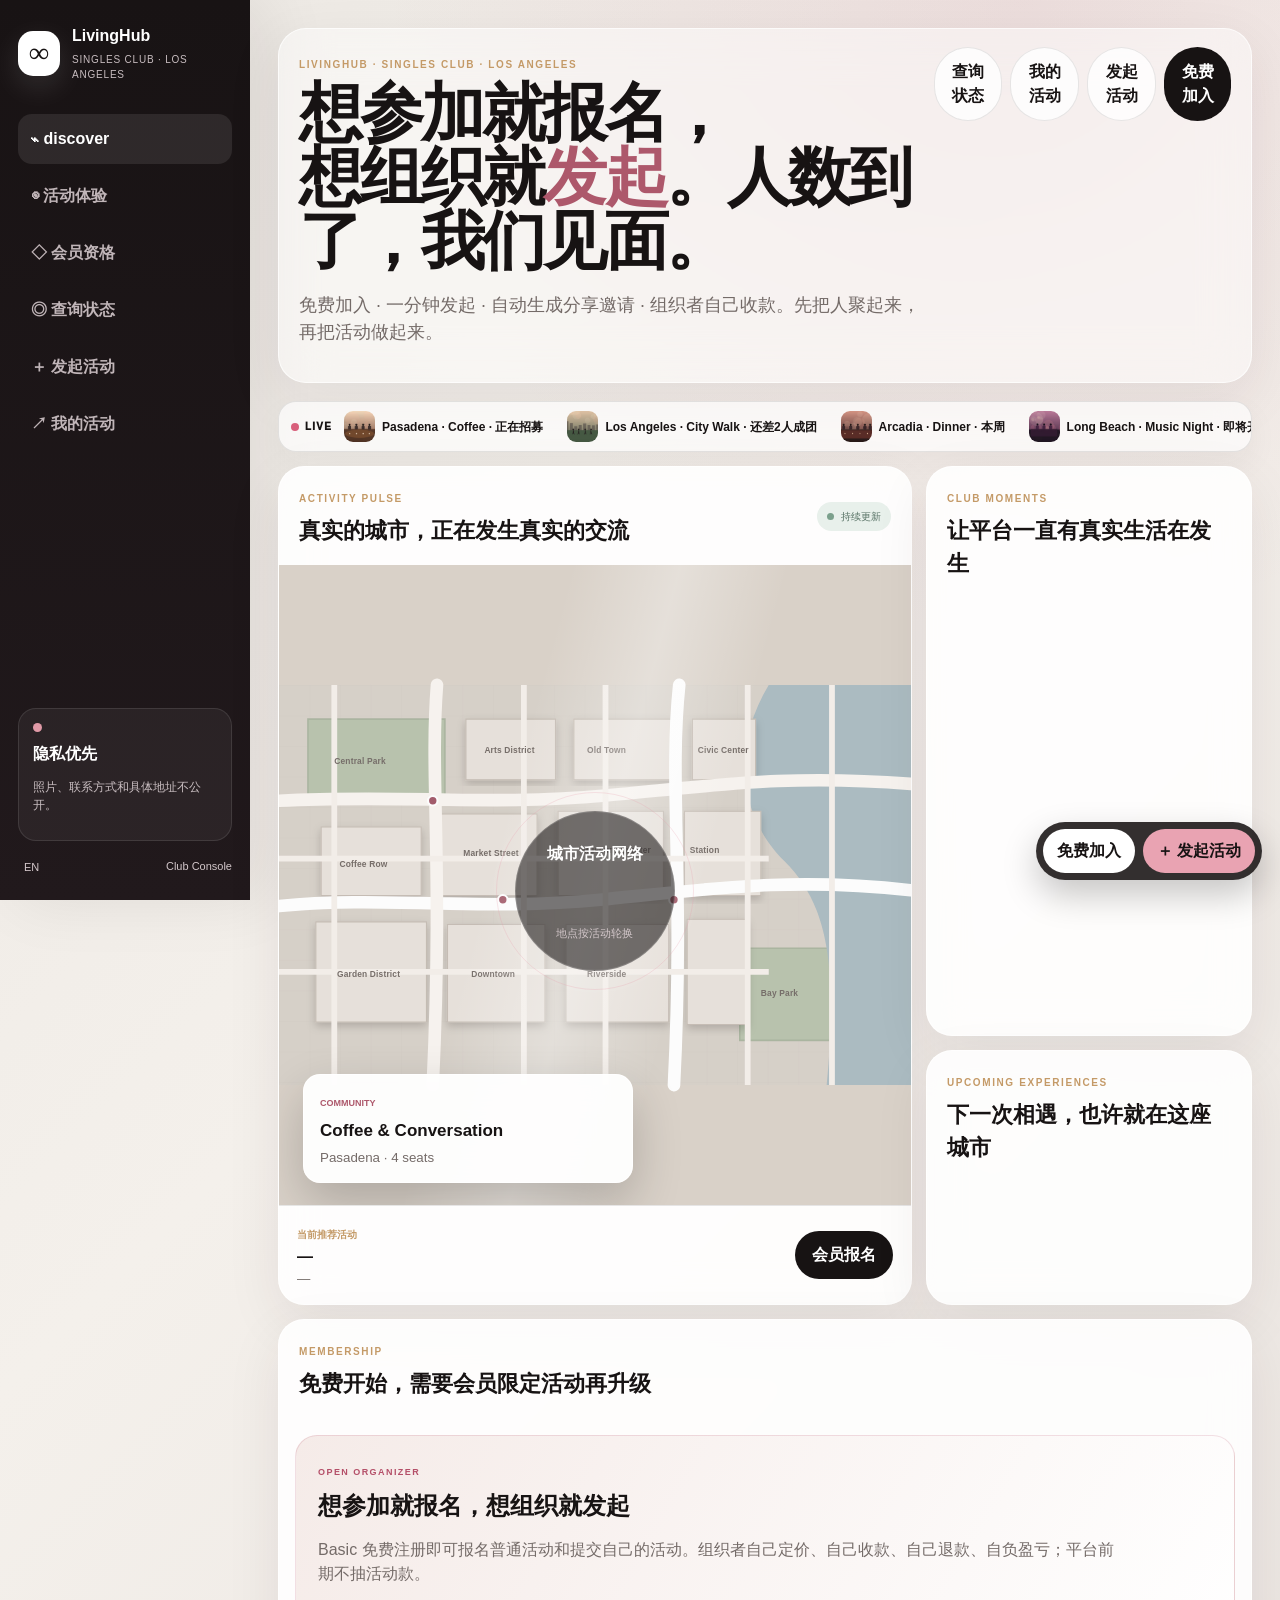
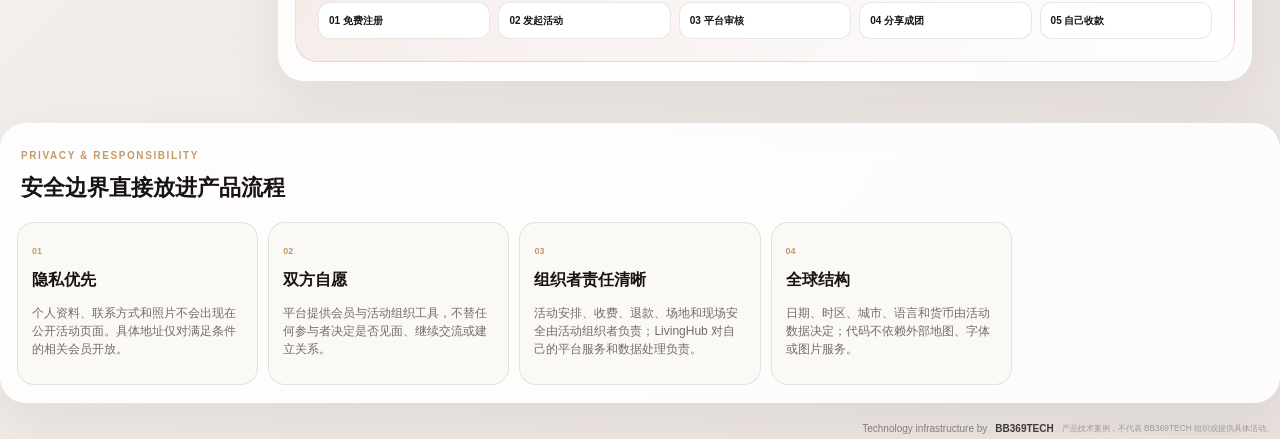
<file: index.html>
<!doctype html>
<html lang="zh-CN">
<head>
  <meta charset="utf-8">
  <meta name="viewport" content="width=device-width,initial-scale=1,viewport-fit=cover">
  <meta name="theme-color" content="#171313">
  <meta name="description" content="LivingHub Singles Club is a members-only platform for real-world social and lifestyle experiences in Los Angeles.">
  <meta property="og:title" content="LivingHub · Singles Club Los Angeles">
  <meta property="og:description" content="Annual membership, real-world activities, private venue release, and moderated partner publishing.">
  <meta property="og:url" content="https://livinghub.app/">
  <meta property="og:type" content="website">
  <link rel="canonical" href="https://livinghub.app/">
  <link rel="manifest" href="./manifest.webmanifest">
  <link rel="icon" href="./icon.svg">
  <link rel="stylesheet" href="./styles.css">
  <title>LivingHub · Singles Club Los Angeles</title>
</head>
<body>
<div class="app-shell">
  <aside class="sidebar">
    <div class="brand">
      <span class="brand-mark">∞</span>
      <div><strong id="brandName">LivingHub</strong><small data-i18n="brandLine">Singles Club · Los Angeles</small></div>
    </div>

    <nav class="side-nav">
      <button class="active" data-scroll="dashboard">⌁ <span data-i18n="discover">发现</span></button>
      <button data-scroll="experiences">◉ <span data-i18n="experiences">活动体验</span></button>
      <button data-scroll="membership">◇ <span data-i18n="membership">会员资格</span></button>
      <button id="openStatusSide">◎ <span data-i18n="status">查询状态</span></button><button id="openSubmitSide">＋ <span data-i18n="submitExperience">发起活动</span></button><button id="openOrganizerSide">↗ <span data-i18n="myEvents">我的活动</span></button>
    </nav>

    <div class="sidebar-boundary">
      <i></i>
      <strong data-i18n="privacyTitle">隐私优先</strong>
      <p data-i18n="privacyShort">照片、联系方式和具体地址不公开。</p>
    </div>

    <div class="sidebar-actions">
      <button id="langBtn">EN</button>
      <a id="adminLink" target="_blank" rel="noopener" data-i18n="operatorConsole">Club Console</a>
    </div>
  </aside>

  <main class="workspace">
    <header class="workspace-header">
      <div>
        <p class="eyebrow">LIVINGHUB · SINGLES CLUB · LOS ANGELES</p>
        <h1 data-i18n-html="headline">想参加就报名，<br>想组织就<span>发起</span>。人数到了，我们见面。</h1>
        <p class="headline-copy" data-i18n="headlineSub">免费加入 · 一分钟发起 · 自动生成分享邀请 · 组织者自己收款。先把人聚起来，再把活动做起来。</p>
      </div>
      <div class="header-actions">
        <button class="soft-btn" id="openStatusTop" data-i18n="status">查询状态</button>
        <button class="soft-btn" id="openOrganizerTop" data-i18n="myEvents">我的活动</button><button class="soft-btn" id="openSubmitTop" data-i18n="submitExperience">发起活动</button><button class="primary-btn" id="openJoinTop" data-i18n="join">免费加入</button>
      </div>
    </header>

    <section class="social-pulse" aria-label="LivingHub activity pulse">
      <div class="pulse-badge"><i></i><span>LIVE</span></div>
      <div class="pulse-track" id="pulseTrack">
        <span><img src="./assets/coffee-gathering.jpg" alt=""> Pasadena · Coffee · 正在招募</span>
        <span><img src="./assets/city-walk.jpg" alt=""> Los Angeles · City Walk · 还差2人成团</span>
        <span><img src="./assets/dinner-gathering.jpg" alt=""> Arcadia · Dinner · 本周</span>
        <span><img src="./assets/music-night.jpg" alt=""> Long Beach · Music Night · 即将开始</span>
        <span><img src="./assets/hero-gathering.jpg" alt=""> 你也可以发起下一场活动 →</span>
      </div>
    </section>

    <section class="app-grid" id="dashboard">
      <article class="map-panel panel">
        <div class="panel-head">
          <div><span class="section-label">ACTIVITY PULSE</span><h2 data-i18n="worldTitle">真实的城市，正在发生真实的交流</h2></div>
          <em><i></i><span data-i18n="live">持续更新</span></em>
        </div>

        <div class="map-stage" id="worldMap">
          <div class="city-map-base">
            <svg viewBox="0 0 1200 760" class="city-map-svg" role="img" aria-label="Activity city map">
              <defs>
                <pattern id="minorGrid" width="58" height="58" patternUnits="userSpaceOnUse">
                  <path d="M58 0H0V58" fill="none" stroke="#b8aea6" stroke-width="1" opacity=".2"/>
                </pattern>
                <filter id="softShadow"><feDropShadow dx="0" dy="7" stdDeviation="8" flood-opacity=".18"/></filter>
              </defs>
              <rect width="1200" height="760" fill="#d9d1c8"/>
              <rect width="1200" height="760" fill="url(#minorGrid)"/>
              <path class="park" d="M55 65h260v160H55z"/>
              <path class="park" d="M875 500h250v175H875z"/>
              <path class="water" d="M930 0c-75 125-53 252 30 335 77 77 103 185 80 425h160V0Z"/>
              <g class="blocks">
                <path d="M355 65h170v115H355zM560 65h190v115H560zM785 65h120v115H785z"/>
                <path d="M80 270h190v130H80zM305 245h185v155H305zM530 240h200v160H530zM770 240h145v160H770z"/>
                <path d="M70 450h210v190H70zM320 455h185v185H320zM545 455h195v185H545zM775 445h115v200H775z"/>
              </g>
              <g class="road-major">
                <path d="M0 220C235 208 400 230 620 210S965 170 1200 188"/>
                <path d="M0 420C195 400 390 430 610 408S980 365 1200 390"/>
                <path d="M300 0C286 180 312 330 292 760"/>
                <path d="M760 0C740 190 770 365 750 760"/>
              </g>
              <g class="road-minor">
                <path d="M0 330H930M0 545H930M465 0V760M620 0V760M890 0V760"/>
                <path d="M105 0V760M1050 0V760"/>
              </g>
              <g class="map-labels">
                <text x="105" y="150">Central Park</text>
                <text x="390" y="130">Arts District</text>
                <text x="585" y="130">Old Town</text>
                <text x="795" y="130">Civic Center</text>
                <text x="115" y="345">Coffee Row</text>
                <text x="350" y="325">Market Street</text>
                <text x="575" y="320">Museum Quarter</text>
                <text x="780" y="320">Station</text>
                <text x="110" y="555">Garden District</text>
                <text x="365" y="555">Downtown</text>
                <text x="585" y="555">Riverside</text>
                <text x="915" y="590">Bay Park</text>
              </g>
              <g class="transit">
                <circle cx="425" cy="408" r="9"/><circle cx="750" cy="408" r="9"/><circle cx="292" cy="220" r="9"/>
              </g>
            </svg>
          </div>
          <div class="map-light-sweep"></div>
          <div id="mapPins"></div>

          <div class="map-center">
            <span class="pulse-ring"></span>
            <strong data-i18n="mapCenterTitle">城市活动网络</strong>
            <small data-i18n="mapCenterSub">地点按活动轮换</small>
          </div>

          <div class="map-card" id="mapCard">
            <span id="mapTier">Community</span>
            <strong id="mapTitle">Coffee & Conversation</strong>
            <small id="mapMeta">Pasadena · 4 seats</small>
          </div>
        </div>

        <div class="featured-bar">
          <div>
            <span data-i18n="featured">当前推荐活动</span>
            <strong id="featuredTitle">—</strong>
            <small id="featuredMeta">—</small>
          </div>
          <button class="primary-btn" id="featuredBook" data-i18n="book">会员报名</button>
        </div>
      </article>

      <article class="moments-panel panel">
        <div class="panel-head">
          <div><span class="section-label">CLUB MOMENTS</span><h2 data-i18n="momentsTitle">真实生活正在发生</h2></div>
        </div>
        <div class="moments-scroll" id="momentsRail"></div>
      </article>

      <article class="experience-panel panel" id="experiences">
        <div class="panel-head">
          <div><span class="section-label">UPCOMING EXPERIENCES</span><h2 data-i18n="upcoming">下一次相遇，也许就在这座城市</h2></div>
        </div>
        <div class="experience-list" id="experienceGrid"></div>
      </article>

      <article class="membership-panel panel" id="membership">
        <div class="panel-head">
          <div><span class="section-label">MEMBERSHIP</span><h2 data-i18n="membershipTitle">不是购买结果，而是获得进入俱乐部的资格</h2></div>
        </div>
        <div class="membership-list" id="membershipGrid"></div><div class="partner-path"><span>OPEN ORGANIZER</span><strong data-i18n="partnerPathTitle">想参加就报名，想组织就发起</strong><p data-i18n="partnerPathText">Basic 免费注册即可报名普通活动和提交自己的活动。组织者自己定价、自己收款、自己退款、自负盈亏；平台前期不抽活动款。</p><div class="path-steps"><b>01 免费注册</b><b>02 发起活动</b><b>03 平台审核</b><b>04 分享成团</b><b>05 自己收款</b></div></div></div>
      </article>

      <article class="boundaries-panel panel">
        <div class="panel-head">
          <div><span class="section-label">PRIVACY & RESPONSIBILITY</span><h2 data-i18n="boundariesTitle">安全边界直接放进产品流程</h2></div>
        </div>
        <div class="boundary-grid">
          <div><b>01</b><strong data-i18n="privacyTitle">隐私优先</strong><p data-i18n="privacyText">个人资料、联系方式和照片不会出现在公开活动页面。</p></div>
          <div><b>02</b><strong data-i18n="consentTitle">双方自愿</strong><p data-i18n="consentText">平台不替任何参与者决定是否见面或继续交流。</p></div>
          <div><b>03</b><strong data-i18n="operatorTitle">责任清晰</strong><p data-i18n="operatorText">活动、付款、退款和场地由当前运营方管理。</p></div>
          <div><b>04</b><strong data-i18n="globalTitle">全球结构</strong><p data-i18n="globalText">城市、日期、时区和货币由活动数据决定。</p></div>
        </div>
      </article>
    </section><div class="tech-credit"><span>Technology infrastructure by</span><a href="https://bb369tech.com" target="_blank" rel="noopener">BB369TECH</a><small data-i18n="techCase">产品技术案例，不代表 BB369TECH 组织或提供具体活动。</small></div>
  </main>
</div>

<nav class="mobile-nav">
  <button data-scroll="dashboard">⌁<span data-i18n="discover">发现</span></button>
  <button data-scroll="experiences">◉<span data-i18n="experiences">活动</span></button>
  <button id="openJoinMobile">＋<span data-i18n="join">会员</span></button>
  <button id="openStatusMobile">◎<span data-i18n="status">查询</span></button><button id="openSubmitMobile">＋<span data-i18n="submitExperience">发起</span></button><button id="openOrganizerMobile">↗<span data-i18n="myEvents">我的活动</span></button>
</nav>

<dialog id="joinDialog">
  <div class="dialog-body">
    <button class="dialog-close" data-close="joinDialog">×</button>
    <p class="section-label">MEMBERSHIP APPLICATION</p>
    <h2 data-i18n="joinDialogTitle">开通会员资格</h2>
    <p data-i18n="joinDialogSub">填写最少资料，选择会员等级，并获得会员编号和付款方式。</p>
    <form id="memberForm">
      <div class="quick-form-head">
        <strong>30秒免费加入</strong>
        <small>只填4项，Basic 免费立即生效</small>
      </div>
      <div class="form-grid quick-grid">
        <label><span data-i18n="name">姓名或昵称</span><input name="display_name" required maxlength="80" placeholder="怎么称呼你"></label>
        <label><span data-i18n="age">年龄</span><input name="age" type="number" min="18" max="100" required placeholder="18+"></label>
        <label><span data-i18n="city">城市</span><input name="city" required maxlength="100" value="Los Angeles"></label>
        <label><span data-i18n="contact">电话或邮箱</span><input name="contact" required maxlength="160" placeholder="用于报名和查询"></label>
      </div>
      <input type="hidden" name="tier" id="tierSelect" value="community">
      <details class="optional-box">
        <summary>可选资料 · 以后再填也可以</summary>
        <label><span data-i18n="intro">简单介绍</span><textarea name="intro" maxlength="1000" placeholder="可不填"></textarea></label>
        <label><span data-i18n="preferences">希望参加的活动</span><textarea name="preferences" maxlength="1000" placeholder="咖啡 / 散步 / 晚餐 / 音乐 / 其他"></textarea></label>
        <label><span data-i18n="photo">本人照片（可选，仅后台查看）</span><input type="file" name="photo" accept="image/jpeg,image/png,image/webp"></label>
      </details>
      <label class="consent-row compact-consent"><input type="checkbox" required><span>我已满18岁，同意平台仅将资料用于注册、报名、活动联系和必要的安全管理。LivingHub 不承诺配对或活动结果。</span></label>
      <input type="hidden" name="consent_version" value="2026-08-22">
      <input type="hidden" name="preferred_language" id="preferredLanguage" value="zh">
      <button class="primary-wide big-action" data-i18n="createMember">免费加入 LivingHub</button>
      <div id="memberError"></div>
    </form>
    <section class="completion" id="memberCompletion" hidden>
      <p class="section-label">MEMBER NUMBER</p>
      <h3 data-i18n="memberCreated">会员编号已生成</h3>
      <div class="reference-code" id="memberNumber"></div>
      <div id="memberPayment"></div>
      <form id="memberPaidForm">
        <label><span data-i18n="paymentMethod">付款方式</span><select name="payment_method"><option value="stripe">Stripe</option><option value="zelle">Zelle</option><option value="qr">QR</option><option value="other">Other</option></select></label>
        <label><span data-i18n="paymentRef">付款备注（可选）</span><input name="payment_reference" maxlength="200"></label>
        <button class="primary-wide" data-i18n="reportMembershipPayment">我已支付会员费</button>
      </form>
      <div id="memberPaymentMessage"></div>
    </section>
  </div>
</dialog>

<dialog id="bookingDialog">
  <div class="dialog-body">
    <button class="dialog-close" data-close="bookingDialog">×</button>
    <p class="section-label">MEMBER BOOKING</p>
    <h2 data-i18n="bookingTitle">会员活动报名</h2>
    <div class="selected-experience" id="selectedExperience"></div>
    <form id="bookingForm">
      <input type="hidden" name="event_id">
      <label><span data-i18n="memberNumber">会员编号</span><input name="member_number" required maxlength="50"></label>
      <label><span data-i18n="contact">电话或邮箱</span><input name="contact" required maxlength="160"></label>
      <p class="form-boundary" data-i18n="bookingBoundary">系统将核验会员状态和等级。精确地点只在活动费确认后开放。</p>
      <button class="primary-wide" data-i18n="createBooking">生成活动报名编号</button>
      <div id="bookingError"></div>
    </form>
    <section class="completion" id="bookingCompletion" hidden>
      <p class="section-label">BOOKING NUMBER</p>
      <h3 data-i18n="bookingCreated">活动报名编号已生成</h3>
      <div class="reference-code" id="bookingNumber"></div>
      <div id="bookingPayment"></div>
      <form id="eventPaidForm">
        <label><span data-i18n="paymentMethod">付款方式</span><select name="payment_method"><option value="stripe">Stripe</option><option value="zelle">Zelle</option><option value="qr">QR</option><option value="other">Other</option></select></label>
        <label><span data-i18n="paymentRef">付款备注（可选）</span><input name="payment_reference" maxlength="200"></label>
        <button class="primary-wide" data-i18n="reportEventPayment">我已支付活动费</button>
      </form>
      <div id="eventPaymentMessage"></div>
    </section>
  </div>
</dialog>

<dialog id="statusDialog">
  <div class="dialog-body">
    <button class="dialog-close" data-close="statusDialog">×</button>
    <p class="section-label">PRIVATE LOOKUP</p>
    <h2 data-i18n="statusDialogTitle">查询会员资格或活动报名</h2>
    <div class="lookup-tabs">
      <button class="active" data-status-tab="member" data-i18n="membershipStatus">会员资格</button>
      <button data-status-tab="event" data-i18n="eventStatus">活动报名</button>
    </div>
    <form id="memberStatusForm">
      <label><span data-i18n="memberNumber">会员编号</span><input name="member_number" required></label>
      <label><span data-i18n="contact">电话或邮箱</span><input name="contact" required></label>
      <button class="primary-wide" data-i18n="lookup">查询</button>
    </form>
    <form id="eventStatusForm" hidden>
      <label><span data-i18n="bookingNumber">活动报名编号</span><input name="booking_number" required></label>
      <label><span data-i18n="memberNumber">会员编号</span><input name="member_number" required></label>
      <label><span data-i18n="contact">电话或邮箱</span><input name="contact" required></label>
      <button class="primary-wide" data-i18n="lookup">查询</button>
    </form>
    <div id="statusResult"></div>
  </div>
</dialog>


<dialog id="submitDialog">
  <div class="dialog-body wide-dialog easy-start-dialog">
    <button class="dialog-close" data-close="submitDialog">×</button>
    <p class="section-label">START AN EXPERIENCE</p>
    <h2>发起一个活动</h2>
    <p class="easy-sub">像接龙一样：说清楚做什么、什么时候、多少钱、几人成团。图片可以不传，系统会自动配一张。</p>
    <form id="publicEventForm">
      <div class="step-chip-row"><b>1 活动</b><b>2 成团</b><b>3 收款</b><b>4 分享</b></div>

      <div class="quick-event-grid">
        <label class="span-2">活动名称<input name="title" required maxlength="140" placeholder="例如：周六 Pasadena 咖啡认识新朋友"></label>
        <label>活动时间<input type="datetime-local" name="start_at" required></label>
        <label>城市/区域<input name="public_area" required maxlength="160" placeholder="Pasadena / Downtown"></label>
        <label>最低成团<input type="number" name="min_participants" min="2" max="500" value="4" required></label>
        <label>最多人数<input type="number" name="capacity" min="2" max="500" value="10" required></label>
        <label>活动费<input type="number" name="price" min="0" step=".01" value="0"></label>
        <label>报名截止<input type="datetime-local" name="deadline_at"></label>
      </div>

      <label>一句话介绍<textarea name="description" required maxlength="1600" placeholder="告诉大家为什么值得来。简单一点更容易报名。"></textarea></label>

      <div class="quick-payment-box">
        <strong>收费活动？把自己的收款方式放这里</strong>
        <p>免费活动可以全部留空。活动费直接给组织者，LivingHub 前期不抽成。</p>
        <div class="form-grid">
          <label>收款方式<input name="payment_method" placeholder="Zelle / Stripe / 微信 / 其他"></label>
          <label>收款账号/邮箱/电话<input name="payment_contact" placeholder="有收费再填"></label>
          <label>收款链接（可选）<input type="url" name="payment_url" placeholder="https://..."></label>
          <label>收款二维码（可选）<input type="file" name="payment_qr" accept="image/jpeg,image/png,image/webp"></label>
        </div>
      </div>

      <details class="optional-box">
        <summary>更多设置 · 不填也能发</summary>
        <div class="form-grid">
          <label>会员编号<input name="member_number" required></label>
          <label>注册电话或邮箱<input name="member_contact" required></label>
          <label>组织者显示名称<input name="organizer_name" placeholder="不填时使用 LivingHub Member"></label>
          <label>活动联系信息<input name="organizer_contact" placeholder="默认使用注册联系方式"></label>
          <label>国家/地区<input name="country" value="US" required></label>
          <label>货币<input name="currency" value="USD" maxlength="3"></label>
          <label>参加资格<select name="required_tier"><option value="community">Basic 免费注册</option><option value="select">Annual Member</option></select></label>
          <label>活动封面图（可选）<input type="file" name="cover_image" accept="image/jpeg,image/png,image/webp"></label>
        </div>
        <label>取消与退款规则<textarea name="refund_policy" maxlength="1200">未达到最低成团人数或组织者取消活动时，由组织者负责按照本活动公布的规则处理退款。LivingHub 不代收本场活动费用。</textarea></label>
      </details>

      <label class="consent-row compact-consent"><input type="checkbox" required><span>我确认活动信息真实，并负责活动安排、收费、退款、场地和现场安全；LivingHub 提供发布、审核、报名和分享工具。</span></label>
      <button class="primary-wide big-action">提交审核，生成分享活动</button>
      <div id="submitEventMessage"></div>
    </form>
  </div>
</dialog>
<dialog id="organizerDialog"><div class="dialog-body wide-dialog"><button class="dialog-close" data-close="organizerDialog">×</button><p class="section-label">MY EXPERIENCES</p><h2>我的活动</h2><p>输入自己的会员编号和注册联系方式，管理活动、确认收款、分享、取消和开放地点。</p><form id="organizerLookupForm"><div class="form-grid"><label>会员编号<input name="member_number" required></label><label>注册电话或邮箱<input name="contact" required></label></div><button class="primary-wide">打开我的活动</button></form><div id="organizerPanel"></div></div></dialog>
<div class="floating-quick-actions">
  <button id="quickJoinFloat">免费加入</button>
  <button id="quickStartFloat">＋ 发起活动</button>
</div>
<script src="./config.js"></script>
<script src="./app.js"></script>
</body>
</html>
</file>
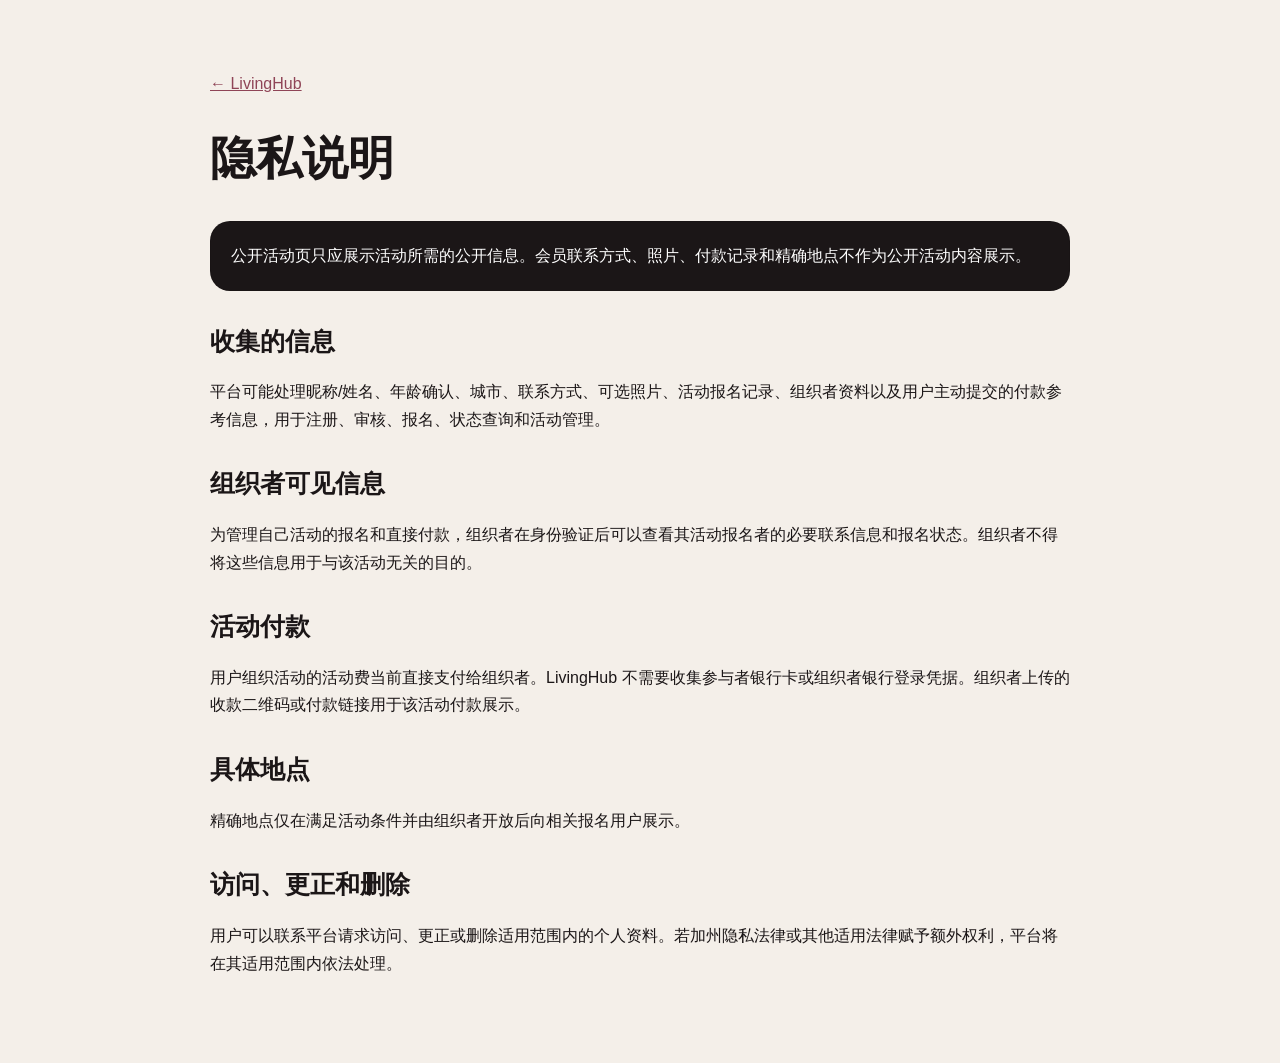
<file: privacy.html>
<!doctype html><meta charset="utf-8"><title>Privacy · LivingHub</title><style>body{margin:0;background:#f4efe9;color:#1b1617;font:16px/1.72 -apple-system,BlinkMacSystemFont,"Segoe UI","PingFang SC",sans-serif}main{max-width:860px;margin:auto;padding:70px 22px}a{color:#8f4557}h1{font:700 46px Georgia}h2{margin-top:34px;font:700 25px Georgia}.card{background:#fff;border:1px solid rgba(0,0,0,.08);border-radius:20px;padding:20px;margin:18px 0}.note{background:#1b1617;color:#fff}</style><main><a href="./">← LivingHub</a><h1>隐私说明</h1><div class="card note">公开活动页只应展示活动所需的公开信息。会员联系方式、照片、付款记录和精确地点不作为公开活动内容展示。</div><h2>收集的信息</h2><p>平台可能处理昵称/姓名、年龄确认、城市、联系方式、可选照片、活动报名记录、组织者资料以及用户主动提交的付款参考信息，用于注册、审核、报名、状态查询和活动管理。</p><h2>组织者可见信息</h2><p>为管理自己活动的报名和直接付款，组织者在身份验证后可以查看其活动报名者的必要联系信息和报名状态。组织者不得将这些信息用于与该活动无关的目的。</p><h2>活动付款</h2><p>用户组织活动的活动费当前直接支付给组织者。LivingHub 不需要收集参与者银行卡或组织者银行登录凭据。组织者上传的收款二维码或付款链接用于该活动付款展示。</p><h2>具体地点</h2><p>精确地点仅在满足活动条件并由组织者开放后向相关报名用户展示。</p><h2>访问、更正和删除</h2><p>用户可以联系平台请求访问、更正或删除适用范围内的个人资料。若加州隐私法律或其他适用法律赋予额外权利，平台将在其适用范围内依法处理。</p></main>
</file>
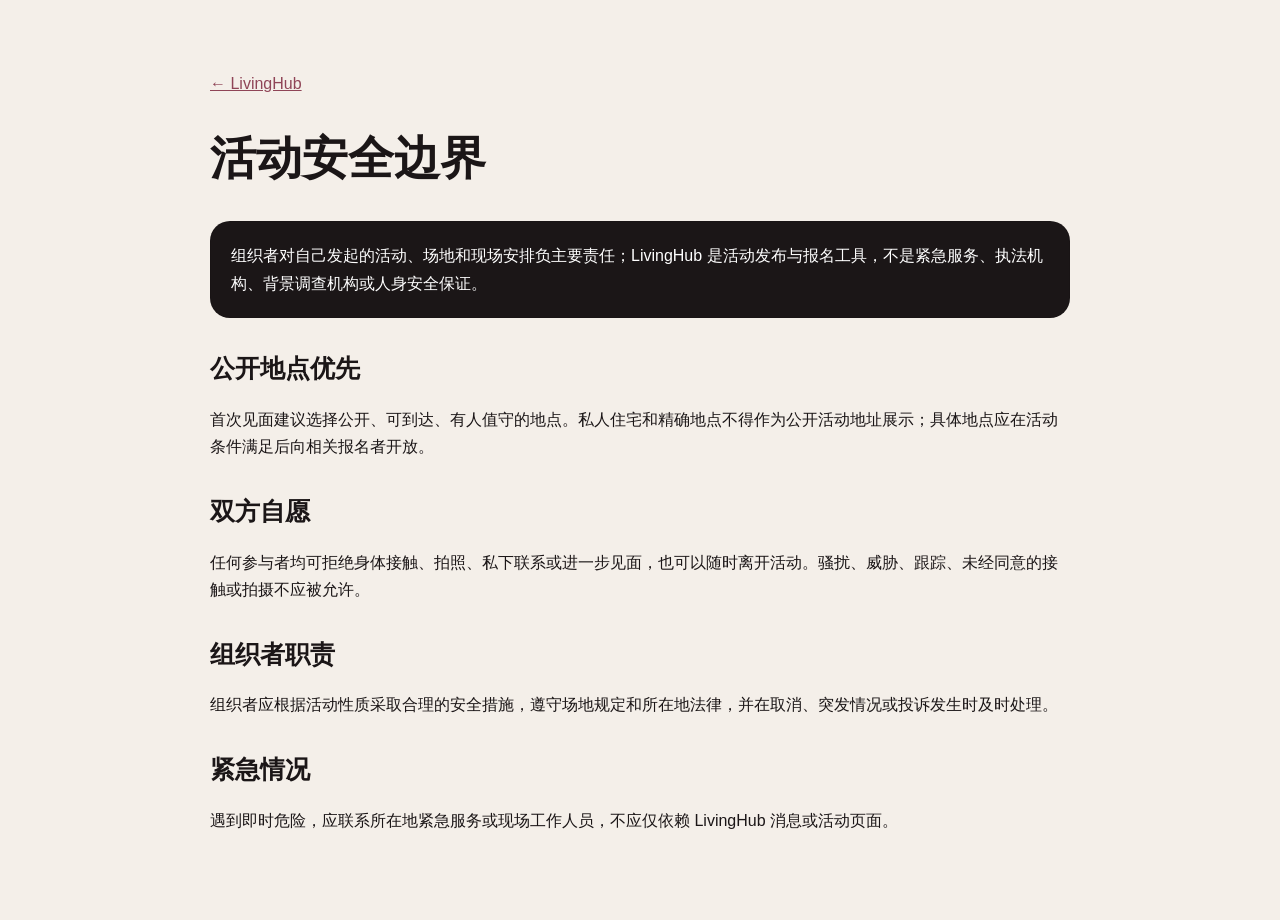
<file: safety.html>
<!doctype html><meta charset="utf-8"><title>Safety · LivingHub</title><style>body{margin:0;background:#f4efe9;color:#1b1617;font:16px/1.72 -apple-system,BlinkMacSystemFont,"Segoe UI","PingFang SC",sans-serif}main{max-width:860px;margin:auto;padding:70px 22px}a{color:#8f4557}h1{font:700 46px Georgia}h2{margin-top:34px;font:700 25px Georgia}.card{background:#fff;border:1px solid rgba(0,0,0,.08);border-radius:20px;padding:20px;margin:18px 0}.note{background:#1b1617;color:#fff}</style><main><a href="./">← LivingHub</a><h1>活动安全边界</h1><div class="card note">组织者对自己发起的活动、场地和现场安排负主要责任；LivingHub 是活动发布与报名工具，不是紧急服务、执法机构、背景调查机构或人身安全保证。</div><h2>公开地点优先</h2><p>首次见面建议选择公开、可到达、有人值守的地点。私人住宅和精确地点不得作为公开活动地址展示；具体地点应在活动条件满足后向相关报名者开放。</p><h2>双方自愿</h2><p>任何参与者均可拒绝身体接触、拍照、私下联系或进一步见面，也可以随时离开活动。骚扰、威胁、跟踪、未经同意的接触或拍摄不应被允许。</p><h2>组织者职责</h2><p>组织者应根据活动性质采取合理的安全措施，遵守场地规定和所在地法律，并在取消、突发情况或投诉发生时及时处理。</p><h2>紧急情况</h2><p>遇到即时危险，应联系所在地紧急服务或现场工作人员，不应仅依赖 LivingHub 消息或活动页面。</p></main>
</file>
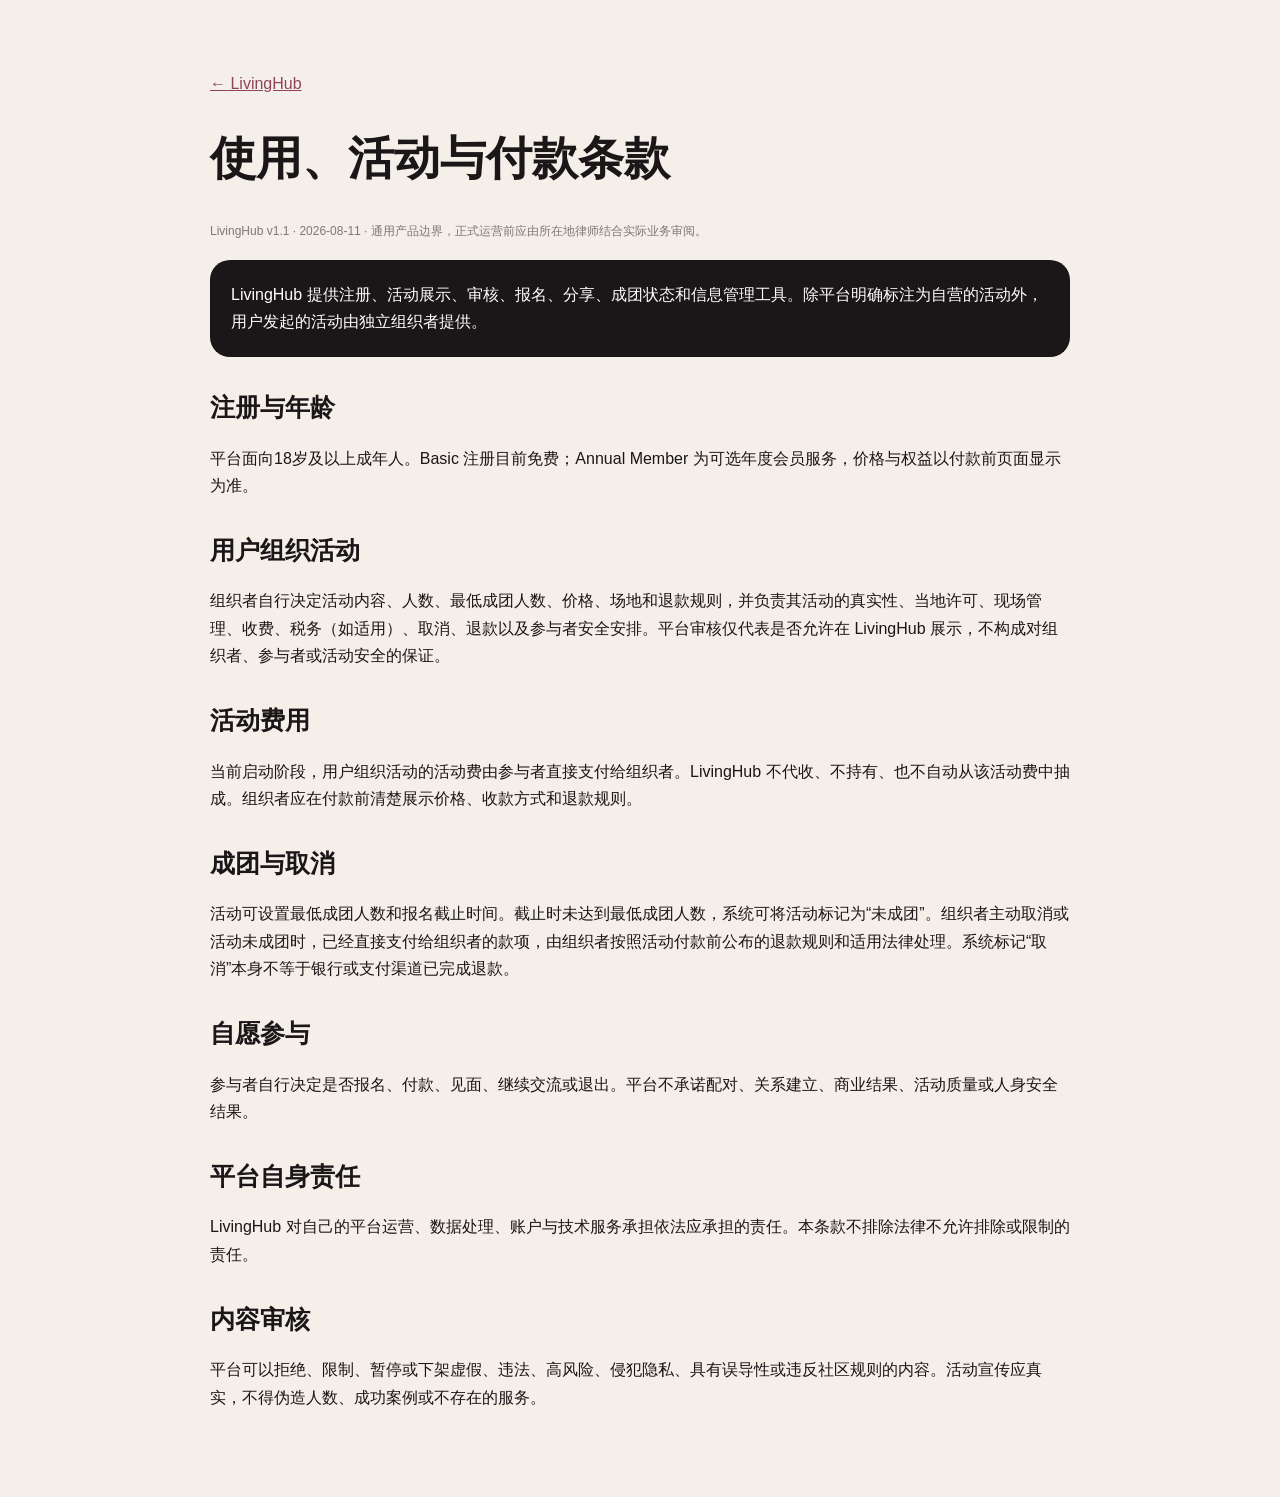
<file: terms.html>
<!doctype html><meta charset="utf-8"><title>Terms · LivingHub</title><style>body{margin:0;background:#f4efe9;color:#1b1617;font:16px/1.72 -apple-system,BlinkMacSystemFont,"Segoe UI","PingFang SC",sans-serif}main{max-width:860px;margin:auto;padding:70px 22px}a{color:#8f4557}h1{font:700 46px Georgia}h2{margin-top:34px;font:700 25px Georgia}.card{background:#fff;border:1px solid rgba(0,0,0,.08);border-radius:20px;padding:20px;margin:18px 0}.note{background:#1b1617;color:#fff}.small{font-size:12px;color:#807672}</style><main><a href="./">← LivingHub</a><h1>使用、活动与付款条款</h1><p class="small">LivingHub v1.1 · 2026-08-11 · 通用产品边界，正式运营前应由所在地律师结合实际业务审阅。</p><div class="card note">LivingHub 提供注册、活动展示、审核、报名、分享、成团状态和信息管理工具。除平台明确标注为自营的活动外，用户发起的活动由独立组织者提供。</div><h2>注册与年龄</h2><p>平台面向18岁及以上成年人。Basic 注册目前免费；Annual Member 为可选年度会员服务，价格与权益以付款前页面显示为准。</p><h2>用户组织活动</h2><p>组织者自行决定活动内容、人数、最低成团人数、价格、场地和退款规则，并负责其活动的真实性、当地许可、现场管理、收费、税务（如适用）、取消、退款以及参与者安全安排。平台审核仅代表是否允许在 LivingHub 展示，不构成对组织者、参与者或活动安全的保证。</p><h2>活动费用</h2><p>当前启动阶段，用户组织活动的活动费由参与者直接支付给组织者。LivingHub 不代收、不持有、也不自动从该活动费中抽成。组织者应在付款前清楚展示价格、收款方式和退款规则。</p><h2>成团与取消</h2><p>活动可设置最低成团人数和报名截止时间。截止时未达到最低成团人数，系统可将活动标记为“未成团”。组织者主动取消或活动未成团时，已经直接支付给组织者的款项，由组织者按照活动付款前公布的退款规则和适用法律处理。系统标记“取消”本身不等于银行或支付渠道已完成退款。</p><h2>自愿参与</h2><p>参与者自行决定是否报名、付款、见面、继续交流或退出。平台不承诺配对、关系建立、商业结果、活动质量或人身安全结果。</p><h2>平台自身责任</h2><p>LivingHub 对自己的平台运营、数据处理、账户与技术服务承担依法应承担的责任。本条款不排除法律不允许排除或限制的责任。</p><h2>内容审核</h2><p>平台可以拒绝、限制、暂停或下架虚假、违法、高风险、侵犯隐私、具有误导性或违反社区规则的内容。活动宣传应真实，不得伪造人数、成功案例或不存在的服务。</p></main>
</file>
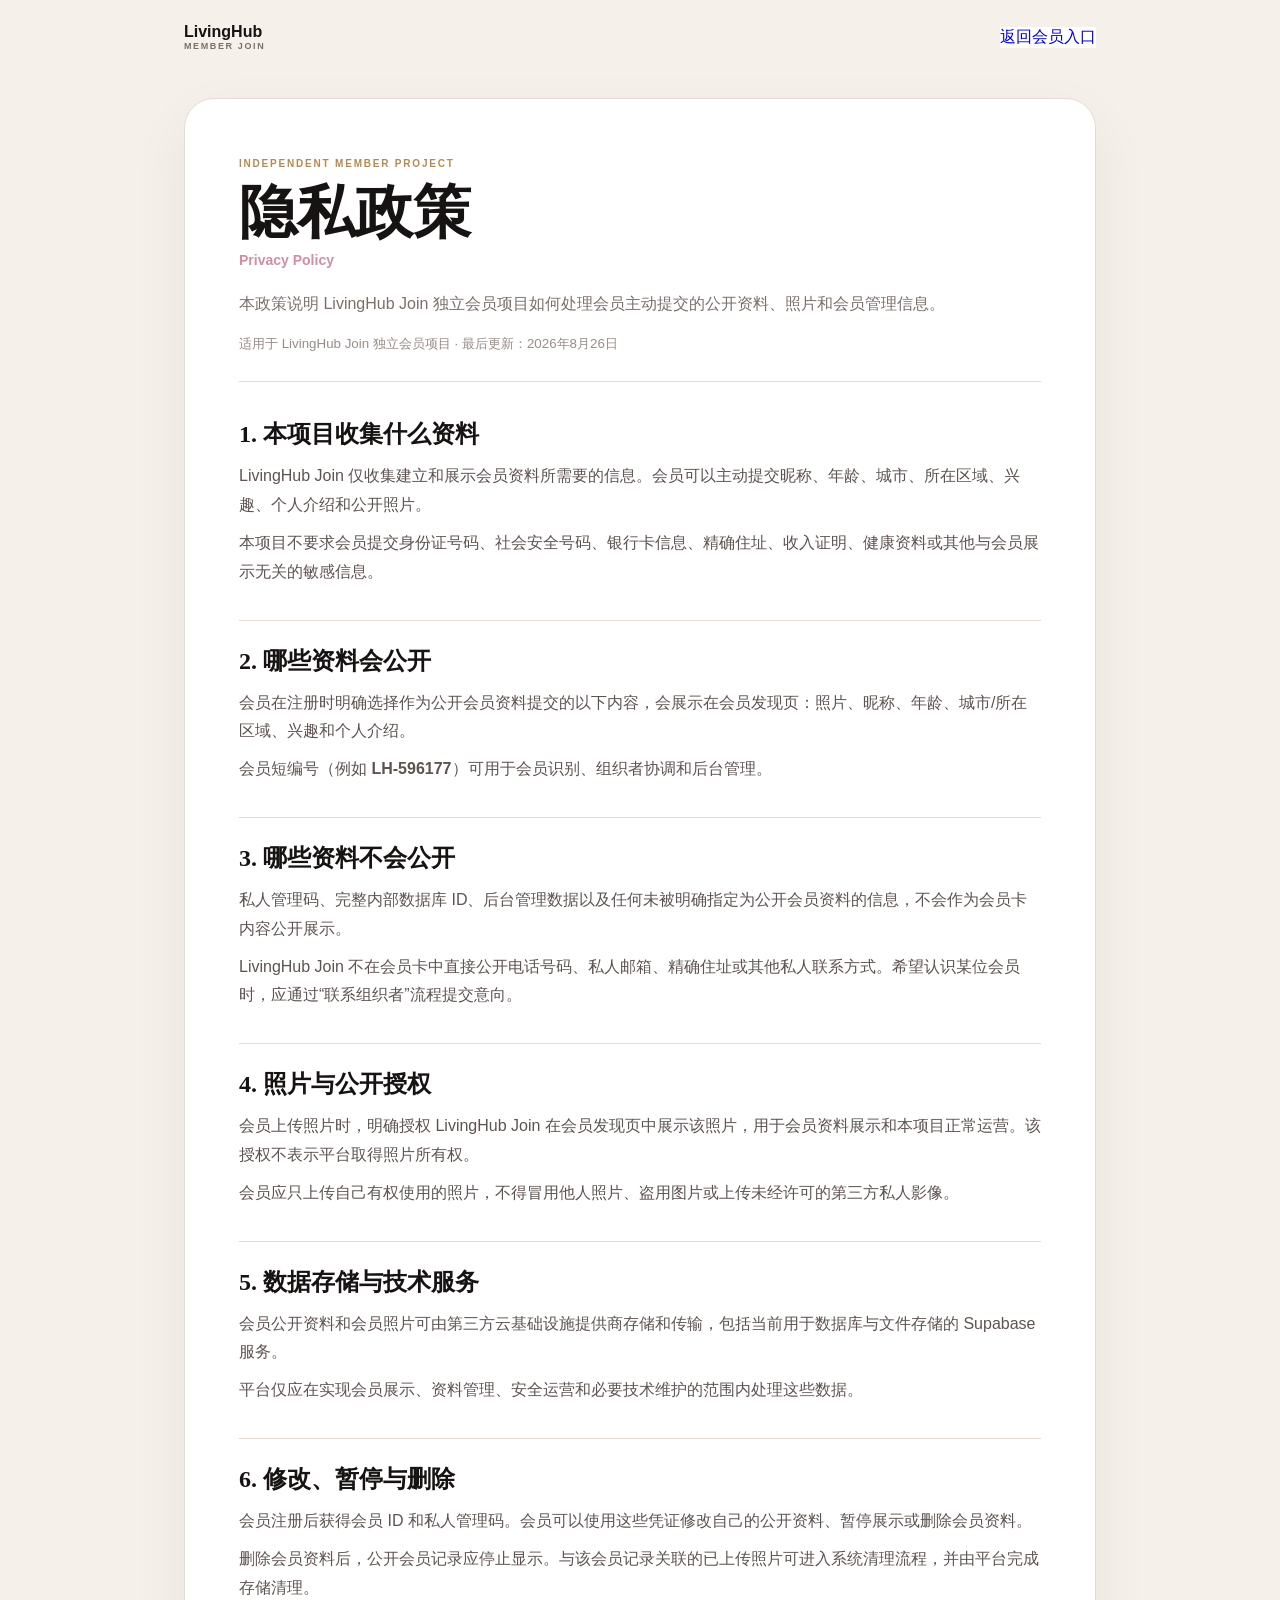
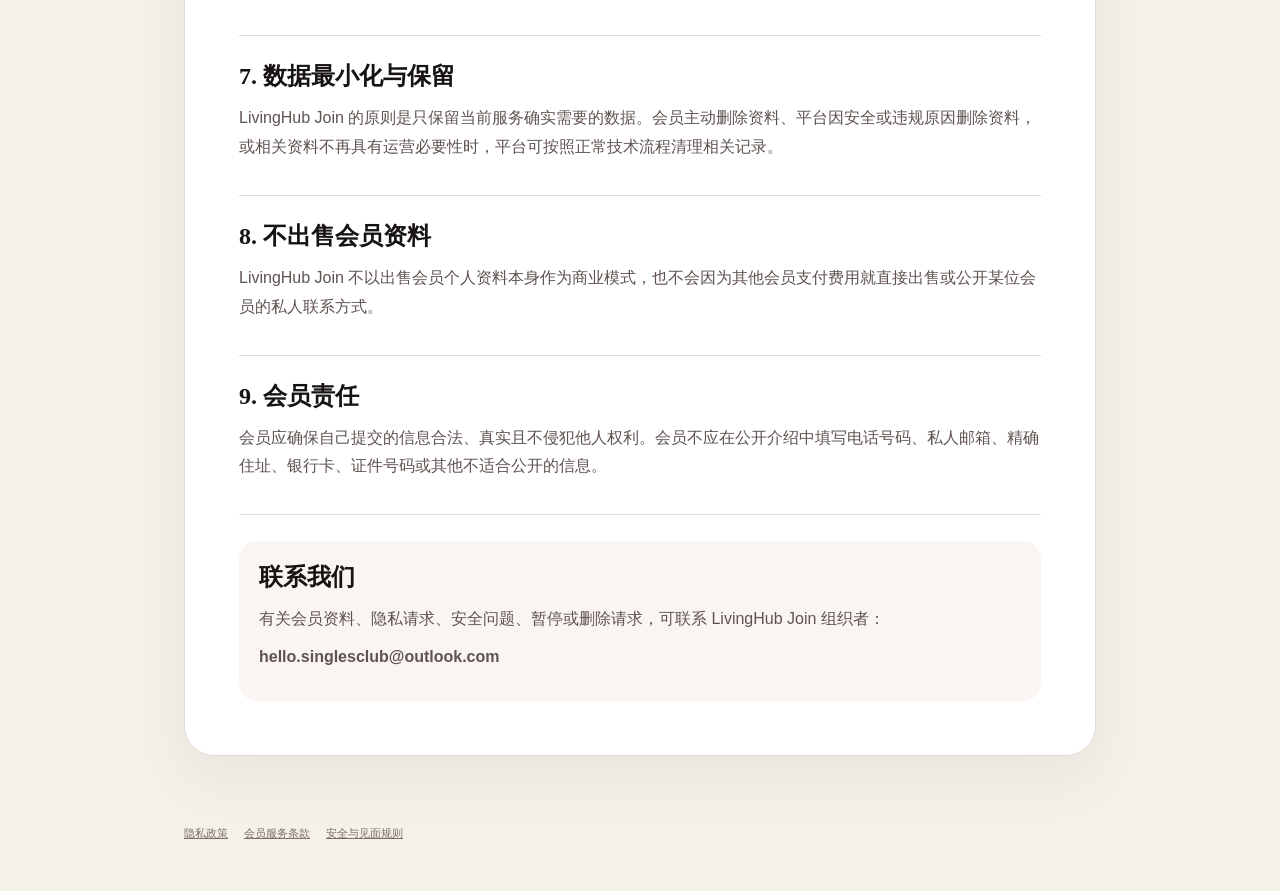
<file: join/privacy.html>
<!doctype html>
<html lang="zh-CN">
<head>
<meta charset="utf-8">
<meta name="viewport" content="width=device-width,initial-scale=1">
<meta name="theme-color" content="#171313">
<title>隐私政策 · LivingHub Join</title>
<link rel="stylesheet" href="./styles.css">
</head>
<body class="legal-body">
<header class="legal-topbar">
  <div class="brand">LivingHub <small>MEMBER JOIN</small></div>
  <a class="ghost legal-back" href="./">返回会员入口</a>
</header>

<main class="legal-main">
  <article class="legal-document">
    <div class="legal-title">
      <span>INDEPENDENT MEMBER PROJECT</span>
      <h1>隐私政策</h1>
      <p class="legal-en">Privacy Policy</p>
      <p>本政策说明 LivingHub Join 独立会员项目如何处理会员主动提交的公开资料、照片和会员管理信息。</p>
      <small>适用于 LivingHub Join 独立会员项目 · 最后更新：2026年8月26日</small>
    </div>
    <section class="legal-section">
<h2>1. 本项目收集什么资料</h2>

<p>LivingHub Join 仅收集建立和展示会员资料所需要的信息。会员可以主动提交昵称、年龄、城市、所在区域、兴趣、个人介绍和公开照片。</p>
<p>本项目不要求会员提交身份证号码、社会安全号码、银行卡信息、精确住址、收入证明、健康资料或其他与会员展示无关的敏感信息。</p>

</section>
<section class="legal-section">
<h2>2. 哪些资料会公开</h2>

<p>会员在注册时明确选择作为公开会员资料提交的以下内容，会展示在会员发现页：照片、昵称、年龄、城市/所在区域、兴趣和个人介绍。</p>
<p>会员短编号（例如 <strong>LH-596177</strong>）可用于会员识别、组织者协调和后台管理。</p>

</section>
<section class="legal-section">
<h2>3. 哪些资料不会公开</h2>

<p>私人管理码、完整内部数据库 ID、后台管理数据以及任何未被明确指定为公开会员资料的信息，不会作为会员卡内容公开展示。</p>
<p>LivingHub Join 不在会员卡中直接公开电话号码、私人邮箱、精确住址或其他私人联系方式。希望认识某位会员时，应通过“联系组织者”流程提交意向。</p>

</section>
<section class="legal-section">
<h2>4. 照片与公开授权</h2>

<p>会员上传照片时，明确授权 LivingHub Join 在会员发现页中展示该照片，用于会员资料展示和本项目正常运营。该授权不表示平台取得照片所有权。</p>
<p>会员应只上传自己有权使用的照片，不得冒用他人照片、盗用图片或上传未经许可的第三方私人影像。</p>

</section>
<section class="legal-section">
<h2>5. 数据存储与技术服务</h2>

<p>会员公开资料和会员照片可由第三方云基础设施提供商存储和传输，包括当前用于数据库与文件存储的 Supabase 服务。</p>
<p>平台仅应在实现会员展示、资料管理、安全运营和必要技术维护的范围内处理这些数据。</p>

</section>
<section class="legal-section">
<h2>6. 修改、暂停与删除</h2>

<p>会员注册后获得会员 ID 和私人管理码。会员可以使用这些凭证修改自己的公开资料、暂停展示或删除会员资料。</p>
<p>删除会员资料后，公开会员记录应停止显示。与该会员记录关联的已上传照片可进入系统清理流程，并由平台完成存储清理。</p>

</section>
<section class="legal-section">
<h2>7. 数据最小化与保留</h2>

<p>LivingHub Join 的原则是只保留当前服务确实需要的数据。会员主动删除资料、平台因安全或违规原因删除资料，或相关资料不再具有运营必要性时，平台可按照正常技术流程清理相关记录。</p>

</section>
<section class="legal-section">
<h2>8. 不出售会员资料</h2>

<p>LivingHub Join 不以出售会员个人资料本身作为商业模式，也不会因为其他会员支付费用就直接出售或公开某位会员的私人联系方式。</p>

</section>
<section class="legal-section">
<h2>9. 会员责任</h2>

<p>会员应确保自己提交的信息合法、真实且不侵犯他人权利。会员不应在公开介绍中填写电话号码、私人邮箱、精确住址、银行卡、证件号码或其他不适合公开的信息。</p>

</section>
    <section class="legal-section legal-contact">
      <h2>联系我们</h2>
      <p>有关会员资料、隐私请求、安全问题、暂停或删除请求，可联系 LivingHub Join 组织者：</p>
      <p><strong>hello.singlesclub@outlook.com</strong></p>
    </section>
  </article>
</main>
<footer class="legal-footer">
  <a href="./privacy.html">隐私政策</a>
  <a href="./terms.html">会员服务条款</a>
  <a href="./safety.html">安全与见面规则</a>
</footer>
</body>
</html>
</file>
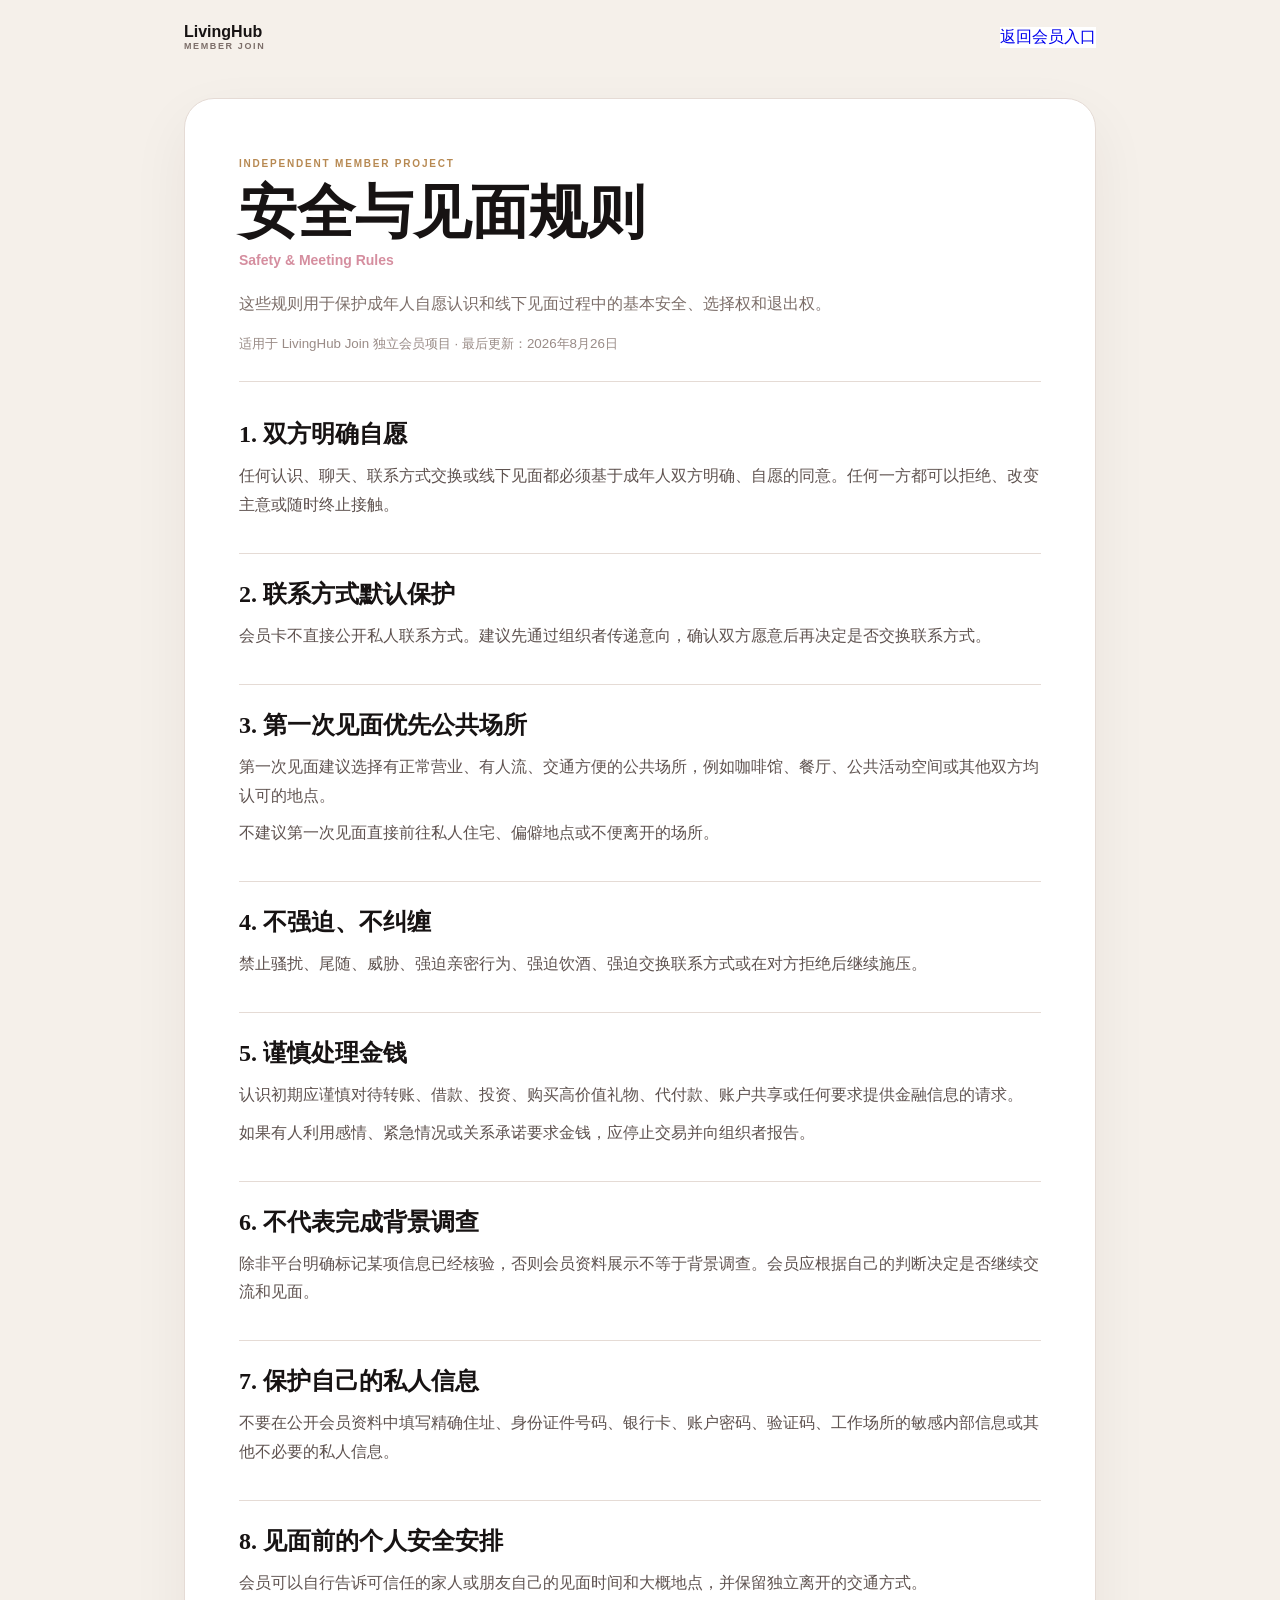
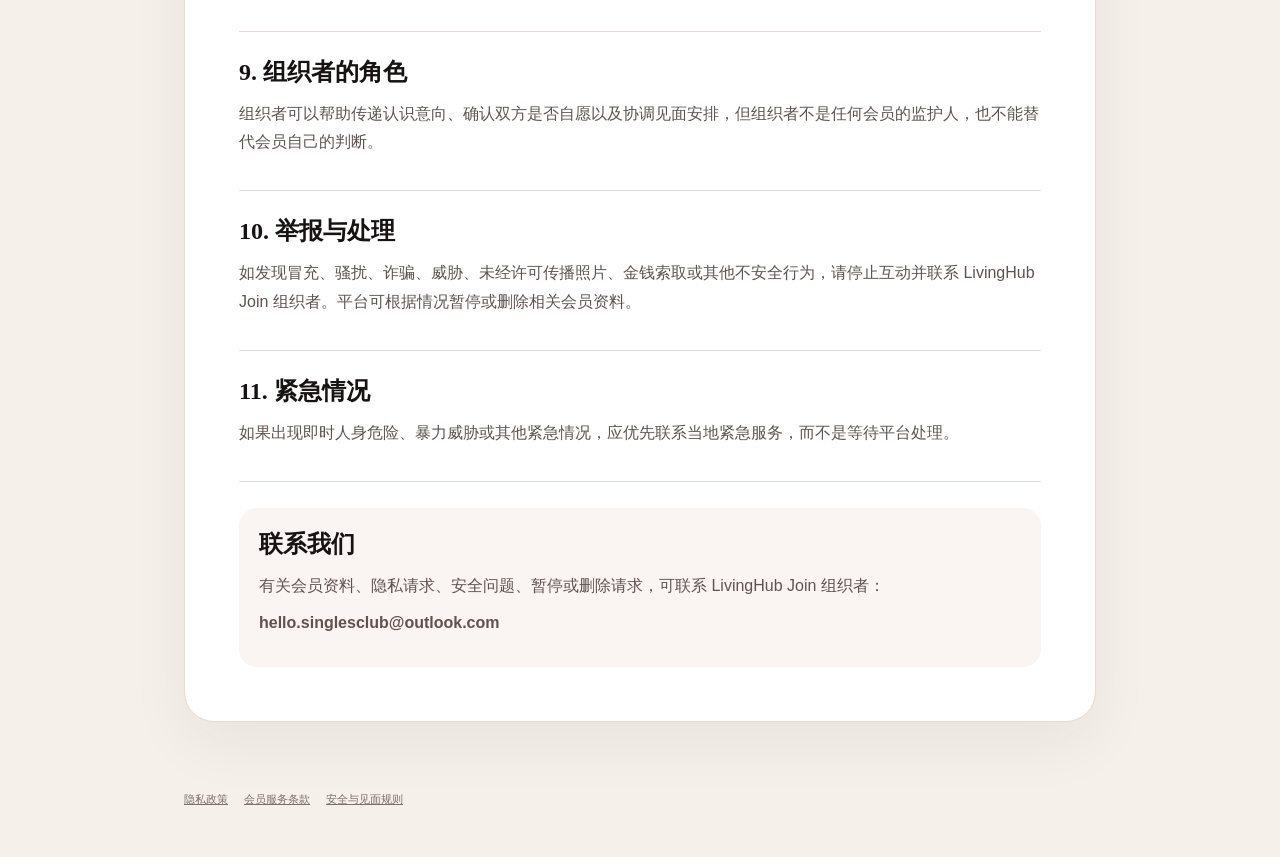
<file: join/safety.html>
<!doctype html>
<html lang="zh-CN">
<head>
<meta charset="utf-8">
<meta name="viewport" content="width=device-width,initial-scale=1">
<meta name="theme-color" content="#171313">
<title>安全与见面规则 · LivingHub Join</title>
<link rel="stylesheet" href="./styles.css">
</head>
<body class="legal-body">
<header class="legal-topbar">
  <div class="brand">LivingHub <small>MEMBER JOIN</small></div>
  <a class="ghost legal-back" href="./">返回会员入口</a>
</header>

<main class="legal-main">
  <article class="legal-document">
    <div class="legal-title">
      <span>INDEPENDENT MEMBER PROJECT</span>
      <h1>安全与见面规则</h1>
      <p class="legal-en">Safety &amp; Meeting Rules</p>
      <p>这些规则用于保护成年人自愿认识和线下见面过程中的基本安全、选择权和退出权。</p>
      <small>适用于 LivingHub Join 独立会员项目 · 最后更新：2026年8月26日</small>
    </div>
    <section class="legal-section">
<h2>1. 双方明确自愿</h2>

<p>任何认识、聊天、联系方式交换或线下见面都必须基于成年人双方明确、自愿的同意。任何一方都可以拒绝、改变主意或随时终止接触。</p>

</section>
<section class="legal-section">
<h2>2. 联系方式默认保护</h2>

<p>会员卡不直接公开私人联系方式。建议先通过组织者传递意向，确认双方愿意后再决定是否交换联系方式。</p>

</section>
<section class="legal-section">
<h2>3. 第一次见面优先公共场所</h2>

<p>第一次见面建议选择有正常营业、有人流、交通方便的公共场所，例如咖啡馆、餐厅、公共活动空间或其他双方均认可的地点。</p>
<p>不建议第一次见面直接前往私人住宅、偏僻地点或不便离开的场所。</p>

</section>
<section class="legal-section">
<h2>4. 不强迫、不纠缠</h2>

<p>禁止骚扰、尾随、威胁、强迫亲密行为、强迫饮酒、强迫交换联系方式或在对方拒绝后继续施压。</p>

</section>
<section class="legal-section">
<h2>5. 谨慎处理金钱</h2>

<p>认识初期应谨慎对待转账、借款、投资、购买高价值礼物、代付款、账户共享或任何要求提供金融信息的请求。</p>
<p>如果有人利用感情、紧急情况或关系承诺要求金钱，应停止交易并向组织者报告。</p>

</section>
<section class="legal-section">
<h2>6. 不代表完成背景调查</h2>

<p>除非平台明确标记某项信息已经核验，否则会员资料展示不等于背景调查。会员应根据自己的判断决定是否继续交流和见面。</p>

</section>
<section class="legal-section">
<h2>7. 保护自己的私人信息</h2>

<p>不要在公开会员资料中填写精确住址、身份证件号码、银行卡、账户密码、验证码、工作场所的敏感内部信息或其他不必要的私人信息。</p>

</section>
<section class="legal-section">
<h2>8. 见面前的个人安全安排</h2>

<p>会员可以自行告诉可信任的家人或朋友自己的见面时间和大概地点，并保留独立离开的交通方式。</p>

</section>
<section class="legal-section">
<h2>9. 组织者的角色</h2>

<p>组织者可以帮助传递认识意向、确认双方是否自愿以及协调见面安排，但组织者不是任何会员的监护人，也不能替代会员自己的判断。</p>

</section>
<section class="legal-section">
<h2>10. 举报与处理</h2>

<p>如发现冒充、骚扰、诈骗、威胁、未经许可传播照片、金钱索取或其他不安全行为，请停止互动并联系 LivingHub Join 组织者。平台可根据情况暂停或删除相关会员资料。</p>

</section>
<section class="legal-section">
<h2>11. 紧急情况</h2>

<p>如果出现即时人身危险、暴力威胁或其他紧急情况，应优先联系当地紧急服务，而不是等待平台处理。</p>

</section>
    <section class="legal-section legal-contact">
      <h2>联系我们</h2>
      <p>有关会员资料、隐私请求、安全问题、暂停或删除请求，可联系 LivingHub Join 组织者：</p>
      <p><strong>hello.singlesclub@outlook.com</strong></p>
    </section>
  </article>
</main>
<footer class="legal-footer">
  <a href="./privacy.html">隐私政策</a>
  <a href="./terms.html">会员服务条款</a>
  <a href="./safety.html">安全与见面规则</a>
</footer>
</body>
</html>
</file>
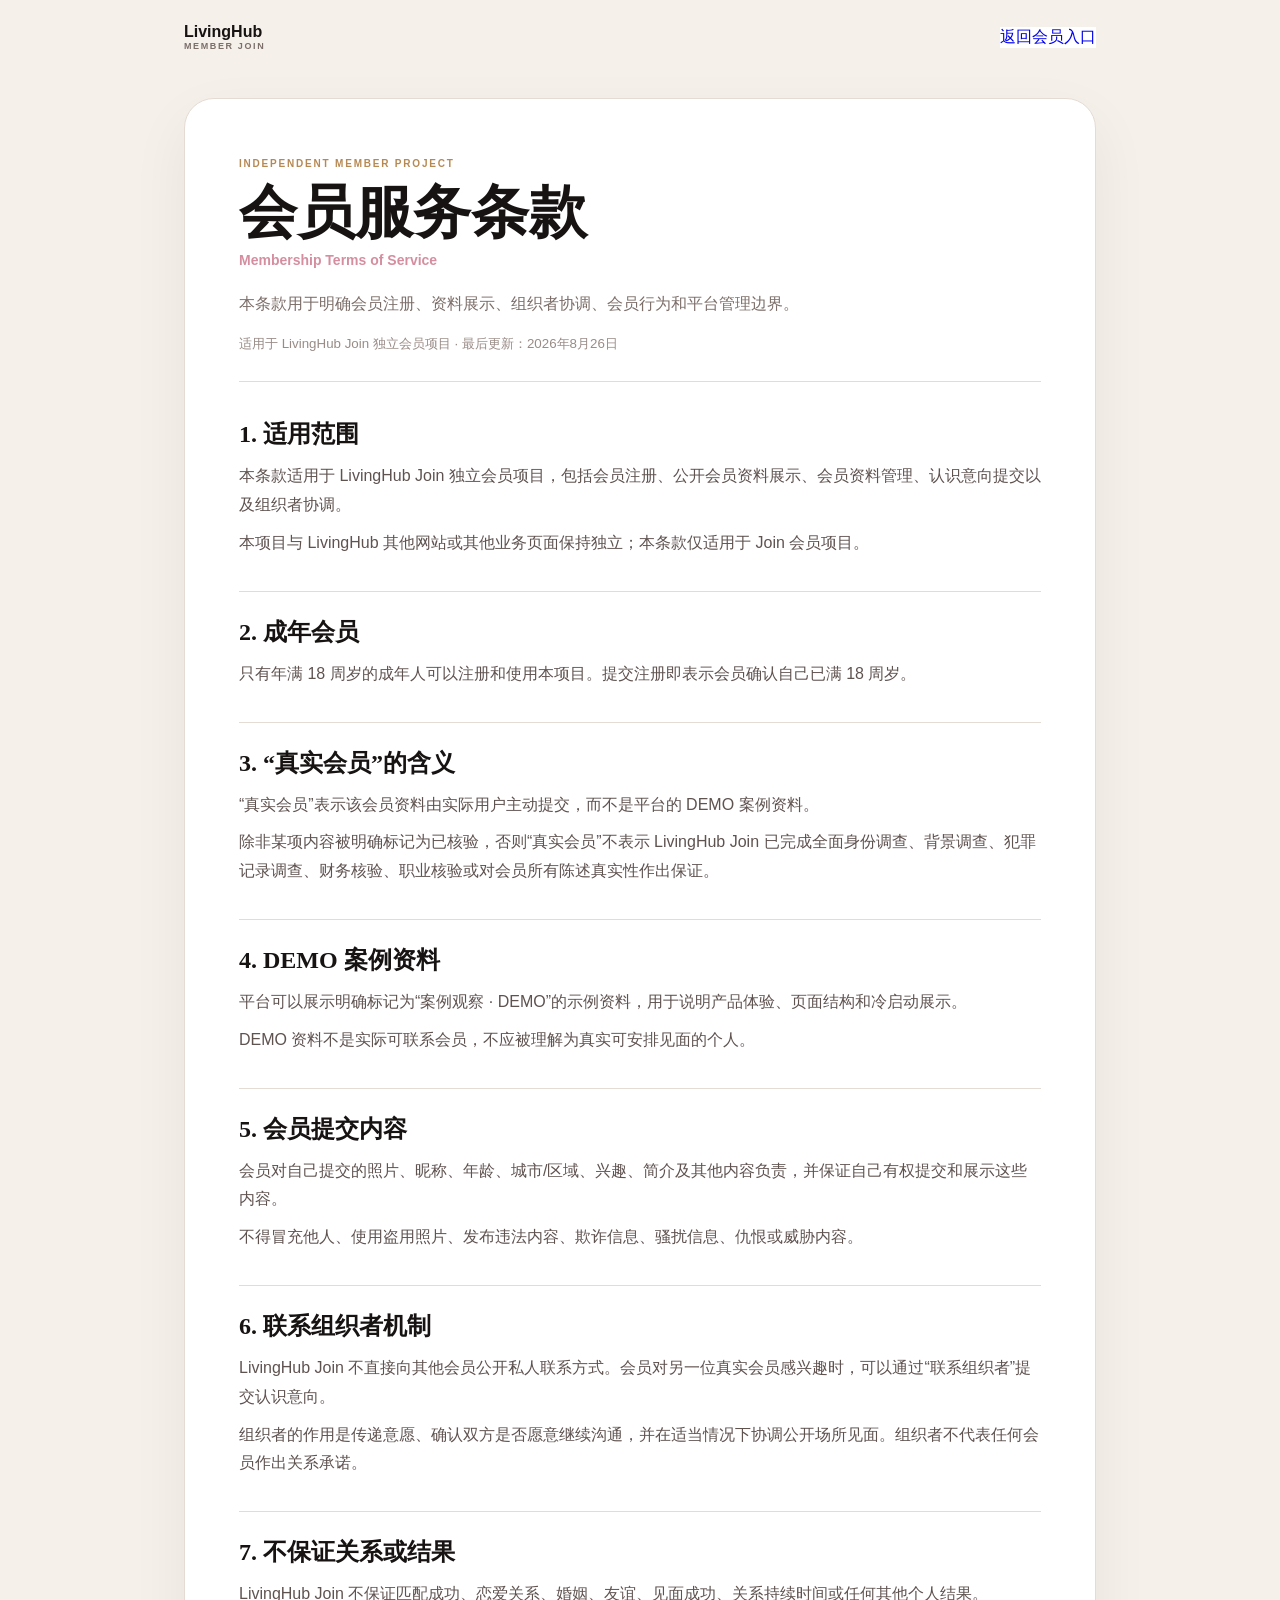
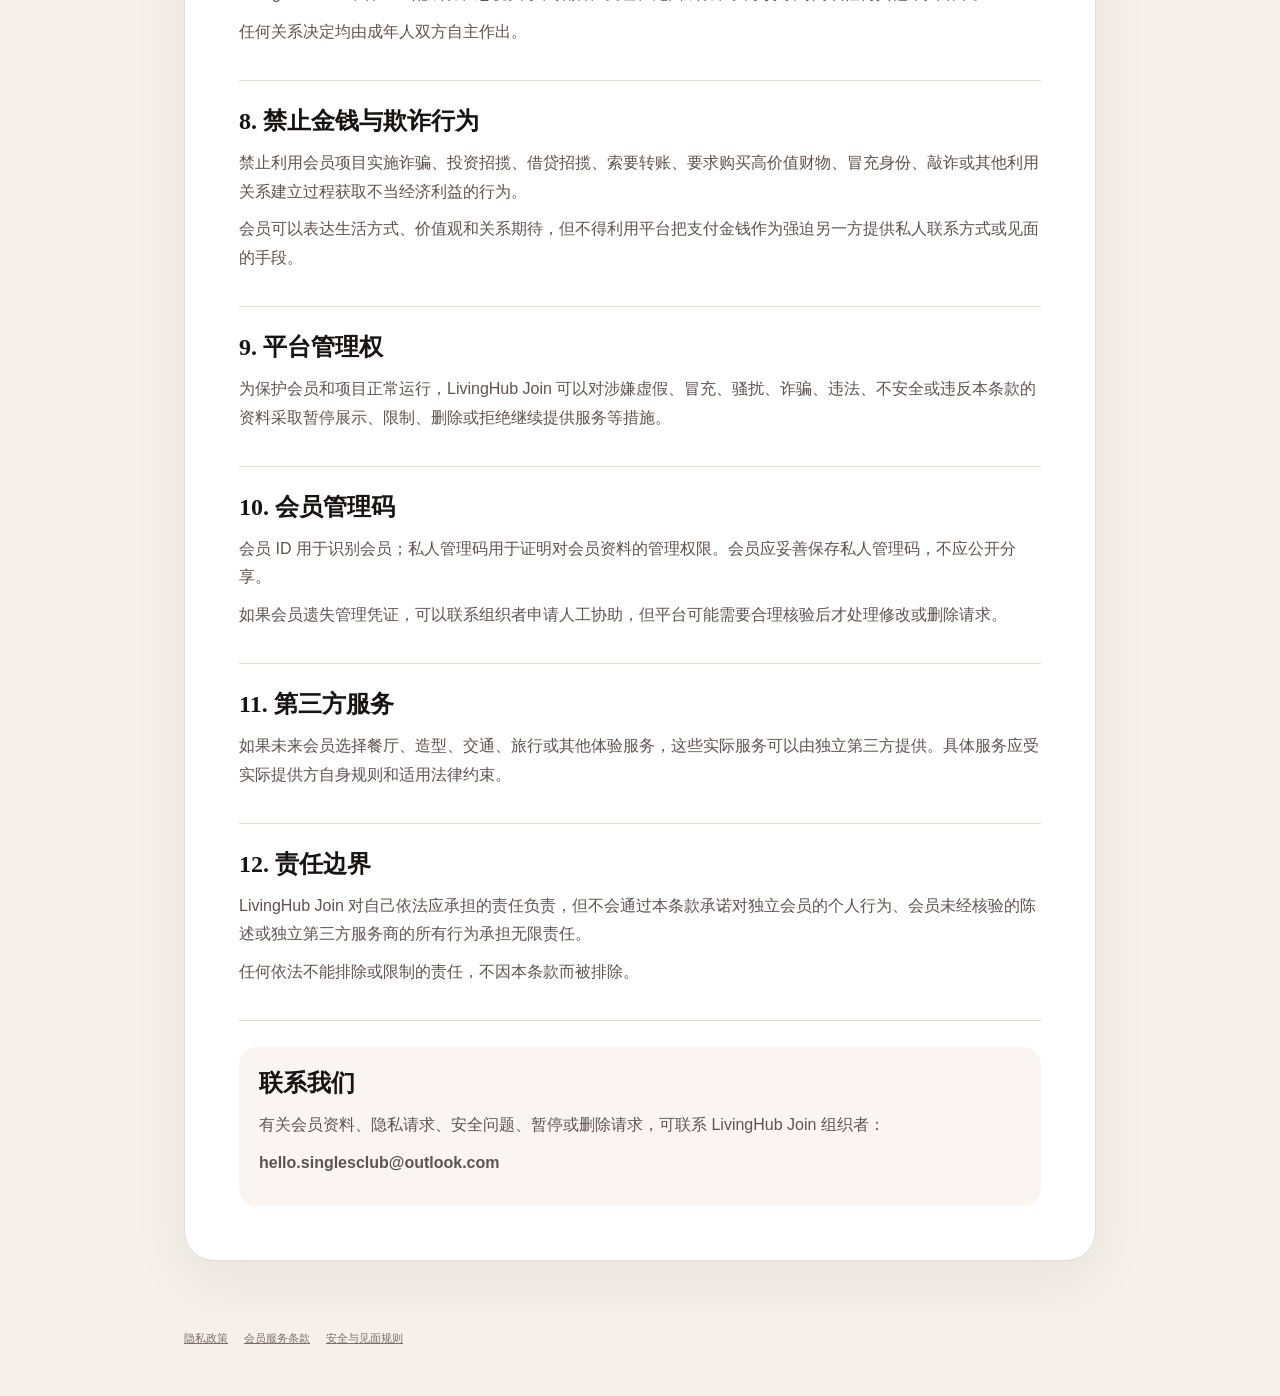
<file: join/terms.html>
<!doctype html>
<html lang="zh-CN">
<head>
<meta charset="utf-8">
<meta name="viewport" content="width=device-width,initial-scale=1">
<meta name="theme-color" content="#171313">
<title>会员服务条款 · LivingHub Join</title>
<link rel="stylesheet" href="./styles.css">
</head>
<body class="legal-body">
<header class="legal-topbar">
  <div class="brand">LivingHub <small>MEMBER JOIN</small></div>
  <a class="ghost legal-back" href="./">返回会员入口</a>
</header>

<main class="legal-main">
  <article class="legal-document">
    <div class="legal-title">
      <span>INDEPENDENT MEMBER PROJECT</span>
      <h1>会员服务条款</h1>
      <p class="legal-en">Membership Terms of Service</p>
      <p>本条款用于明确会员注册、资料展示、组织者协调、会员行为和平台管理边界。</p>
      <small>适用于 LivingHub Join 独立会员项目 · 最后更新：2026年8月26日</small>
    </div>
    <section class="legal-section">
<h2>1. 适用范围</h2>

<p>本条款适用于 LivingHub Join 独立会员项目，包括会员注册、公开会员资料展示、会员资料管理、认识意向提交以及组织者协调。</p>
<p>本项目与 LivingHub 其他网站或其他业务页面保持独立；本条款仅适用于 Join 会员项目。</p>

</section>
<section class="legal-section">
<h2>2. 成年会员</h2>

<p>只有年满 18 周岁的成年人可以注册和使用本项目。提交注册即表示会员确认自己已满 18 周岁。</p>

</section>
<section class="legal-section">
<h2>3. “真实会员”的含义</h2>

<p>“真实会员”表示该会员资料由实际用户主动提交，而不是平台的 DEMO 案例资料。</p>
<p>除非某项内容被明确标记为已核验，否则“真实会员”不表示 LivingHub Join 已完成全面身份调查、背景调查、犯罪记录调查、财务核验、职业核验或对会员所有陈述真实性作出保证。</p>

</section>
<section class="legal-section">
<h2>4. DEMO 案例资料</h2>

<p>平台可以展示明确标记为“案例观察 · DEMO”的示例资料，用于说明产品体验、页面结构和冷启动展示。</p>
<p>DEMO 资料不是实际可联系会员，不应被理解为真实可安排见面的个人。</p>

</section>
<section class="legal-section">
<h2>5. 会员提交内容</h2>

<p>会员对自己提交的照片、昵称、年龄、城市/区域、兴趣、简介及其他内容负责，并保证自己有权提交和展示这些内容。</p>
<p>不得冒充他人、使用盗用照片、发布违法内容、欺诈信息、骚扰信息、仇恨或威胁内容。</p>

</section>
<section class="legal-section">
<h2>6. 联系组织者机制</h2>

<p>LivingHub Join 不直接向其他会员公开私人联系方式。会员对另一位真实会员感兴趣时，可以通过“联系组织者”提交认识意向。</p>
<p>组织者的作用是传递意愿、确认双方是否愿意继续沟通，并在适当情况下协调公开场所见面。组织者不代表任何会员作出关系承诺。</p>

</section>
<section class="legal-section">
<h2>7. 不保证关系或结果</h2>

<p>LivingHub Join 不保证匹配成功、恋爱关系、婚姻、友谊、见面成功、关系持续时间或任何其他个人结果。</p>
<p>任何关系决定均由成年人双方自主作出。</p>

</section>
<section class="legal-section">
<h2>8. 禁止金钱与欺诈行为</h2>

<p>禁止利用会员项目实施诈骗、投资招揽、借贷招揽、索要转账、要求购买高价值财物、冒充身份、敲诈或其他利用关系建立过程获取不当经济利益的行为。</p>
<p>会员可以表达生活方式、价值观和关系期待，但不得利用平台把支付金钱作为强迫另一方提供私人联系方式或见面的手段。</p>

</section>
<section class="legal-section">
<h2>9. 平台管理权</h2>

<p>为保护会员和项目正常运行，LivingHub Join 可以对涉嫌虚假、冒充、骚扰、诈骗、违法、不安全或违反本条款的资料采取暂停展示、限制、删除或拒绝继续提供服务等措施。</p>

</section>
<section class="legal-section">
<h2>10. 会员管理码</h2>

<p>会员 ID 用于识别会员；私人管理码用于证明对会员资料的管理权限。会员应妥善保存私人管理码，不应公开分享。</p>
<p>如果会员遗失管理凭证，可以联系组织者申请人工协助，但平台可能需要合理核验后才处理修改或删除请求。</p>

</section>
<section class="legal-section">
<h2>11. 第三方服务</h2>

<p>如果未来会员选择餐厅、造型、交通、旅行或其他体验服务，这些实际服务可以由独立第三方提供。具体服务应受实际提供方自身规则和适用法律约束。</p>

</section>
<section class="legal-section">
<h2>12. 责任边界</h2>

<p>LivingHub Join 对自己依法应承担的责任负责，但不会通过本条款承诺对独立会员的个人行为、会员未经核验的陈述或独立第三方服务商的所有行为承担无限责任。</p>
<p>任何依法不能排除或限制的责任，不因本条款而被排除。</p>

</section>
    <section class="legal-section legal-contact">
      <h2>联系我们</h2>
      <p>有关会员资料、隐私请求、安全问题、暂停或删除请求，可联系 LivingHub Join 组织者：</p>
      <p><strong>hello.singlesclub@outlook.com</strong></p>
    </section>
  </article>
</main>
<footer class="legal-footer">
  <a href="./privacy.html">隐私政策</a>
  <a href="./terms.html">会员服务条款</a>
  <a href="./safety.html">安全与见面规则</a>
</footer>
</body>
</html>
</file>
<file: styles.css>
:root{--bg:#ece8e3;--panel:#fff;--ink:#171313;--muted:#746b68;--line:rgba(23,19,19,.10);--rose:#ad586b;--sand:#c49a67;--dark:#171313;--green:#587366;--shadow:0 18px 55px rgba(45,28,32,.08)}
*{box-sizing:border-box}html{scroll-behavior:smooth}body{margin:0;background:var(--bg);color:var(--ink);font:16px/1.5 Inter,-apple-system,BlinkMacSystemFont,"Segoe UI","PingFang SC",sans-serif}button,input,select,textarea{font:inherit}.app-shell{display:grid;grid-template-columns:250px 1fr;min-height:100vh}.sidebar{position:sticky;top:0;height:100vh;background:var(--dark);color:#fff;padding:24px 18px;display:flex;flex-direction:column}.brand{display:flex;gap:12px;align-items:center}.brand-mark{width:45px;height:45px;border-radius:15px;background:#fff;color:var(--dark);display:grid;place-items:center;font:700 28px Georgia}.brand strong,.brand small{display:block}.brand small{font-size:10px;color:#c8bdc0;margin-top:4px;letter-spacing:.08em;text-transform:uppercase}.side-nav{display:grid;gap:7px;margin-top:32px}.side-nav button{border:0;background:transparent;color:#c0b5b8;border-radius:14px;padding:13px;text-align:left;font-weight:800;cursor:pointer}.side-nav button:hover,.side-nav button.active{background:rgba(255,255,255,.09);color:#fff}.sidebar-boundary{margin-top:auto;border:1px solid rgba(255,255,255,.1);border-radius:18px;padding:14px;background:rgba(255,255,255,.05)}.sidebar-boundary i{display:block;width:9px;height:9px;border-radius:50%;background:#e19aa7;animation:pulse 2s infinite}.sidebar-boundary strong{display:block;margin:10px 0 5px}.sidebar-boundary p{font-size:12px;color:#c9bec1}.sidebar-actions{display:flex;justify-content:space-between;margin-top:17px}.sidebar-actions button,.sidebar-actions a{border:0;background:none;color:#d4c8cb;font-size:11px;text-decoration:none;cursor:pointer}
.workspace{padding:28px;min-width:0}.workspace-header{display:flex;justify-content:space-between;align-items:flex-start;margin-bottom:18px}.eyebrow,.section-label{font-size:10px;letter-spacing:.16em;color:var(--sand);font-weight:900}.workspace-header h1{font:700 clamp(42px,5vw,72px)/1 Georgia;margin:10px 0 16px;letter-spacing:-.045em}.workspace-header h1 span{color:var(--rose)}.headline-copy{max-width:760px;color:var(--muted);font-size:18px}.header-actions{display:flex;gap:8px}.primary-btn,.soft-btn{border:0;border-radius:999px;padding:12px 17px;font-weight:900;cursor:pointer}.primary-btn{background:var(--ink);color:#fff}.soft-btn{background:rgba(255,255,255,.8);color:var(--ink);border:1px solid var(--line)}.app-grid{display:grid;grid-template-columns:minmax(0,1.4fr) minmax(320px,.72fr);grid-template-areas:"map moments" "map experiences" "membership membership" "boundaries boundaries";gap:14px}.panel{background:rgba(255,255,255,.88);backdrop-filter:blur(18px);border:1px solid rgba(255,255,255,.7);border-radius:26px;box-shadow:var(--shadow);overflow:hidden}.map-panel{grid-area:map}.moments-panel{grid-area:moments}.experience-panel{grid-area:experiences}.membership-panel{grid-area:membership}.boundaries-panel{grid-area:boundaries}.panel-head{display:flex;justify-content:space-between;align-items:center;padding:18px 20px}.panel-head h2{font-size:22px;margin:5px 0 0}.panel-head em{display:flex;align-items:center;gap:7px;font-style:normal;font-size:10px;color:var(--green);background:#e8f0eb;border-radius:999px;padding:7px 10px}.panel-head em i{width:7px;height:7px;border-radius:50%;background:#7ba08c;animation:pulse 2s infinite}
.map-stage{position:relative;min-height:640px;overflow:hidden}.map-background{position:absolute;inset:0;width:100%;height:100%;object-fit:cover;filter:saturate(.72) brightness(.48)}.map-overlay{position:absolute;inset:0;background:linear-gradient(145deg,rgba(27,21,22,.25),rgba(27,21,22,.72)),radial-gradient(circle at center,rgba(201,105,124,.18),transparent 28%)}.map-lines{position:absolute;inset:0;width:100%;height:100%}.map-lines path{fill:none;stroke:rgba(255,255,255,.18);stroke-width:2;stroke-dasharray:8 12;animation:dash 15s linear infinite}.world-pin{position:absolute;transform:translate(-50%,-50%);border:0;background:transparent;cursor:pointer}.world-pin:before{content:"";display:block;width:16px;height:16px;border-radius:50%;background:#e49ca8;border:4px solid #fff;box-shadow:0 0 0 0 rgba(228,156,168,.75);animation:pin 2.1s infinite}.world-pin.active:before{width:22px;height:22px;background:#fff;border-color:#e49ca8}.map-center{position:absolute;left:50%;top:51%;transform:translate(-50%,-50%);width:160px;height:160px;border-radius:50%;background:rgba(24,19,20,.58);border:1px solid rgba(255,255,255,.17);display:grid;place-items:center;text-align:center;color:#fff;box-shadow:0 0 0 22px rgba(255,255,255,.025)}.map-center strong,.map-center small{display:block}.map-center small{font-size:11px;color:#d3c7ca}.pulse-ring{position:absolute;inset:-20px;border:1px solid rgba(232,157,170,.25);border-radius:50%;animation:ring 2.8s infinite}.map-card{position:absolute;left:24px;bottom:22px;width:min(330px,calc(100% - 48px));padding:14px 16px;border-radius:17px;background:rgba(255,255,255,.94);box-shadow:0 20px 50px rgba(0,0,0,.2)}.map-card span{font-size:9px;font-weight:900;color:var(--rose);text-transform:uppercase}.map-card strong,.map-card small{display:block}.map-card strong{font-size:17px;margin:5px 0}.map-card small{color:var(--muted)}.featured-bar{display:flex;justify-content:space-between;align-items:center;padding:15px 18px;border-top:1px solid var(--line)}.featured-bar span{font-size:10px;color:var(--sand);font-weight:900}.featured-bar strong,.featured-bar small{display:block}.featured-bar small{color:var(--muted)}
.moments-scroll{height:330px;overflow:hidden;padding:0 12px 14px}.moment-card{display:grid;grid-template-columns:105px 1fr;gap:12px;border:1px solid var(--line);border-radius:17px;padding:9px;margin-bottom:9px;background:#fbf9f6}.moment-card img{width:105px;height:100px;object-fit:cover;border-radius:12px}.moment-copy h3{font-size:16px;margin:5px 0}.moment-copy p{font-size:12px;color:var(--muted);margin:0}.moment-copy small{font-size:9px;color:var(--rose);font-weight:900}.moment-card.animate{animation:scrollMoment 18s linear infinite}
.experience-list{display:grid;gap:9px;padding:0 12px 14px;max-height:430px;overflow:auto}.experience-card{position:relative;min-height:175px;border-radius:18px;overflow:hidden;color:#fff}.experience-card img{position:absolute;inset:0;width:100%;height:100%;object-fit:cover}.experience-card:after{content:"";position:absolute;inset:0;background:linear-gradient(0deg,rgba(16,11,12,.88),rgba(16,11,12,.08) 70%)}.experience-content{position:absolute;z-index:2;left:0;right:0;bottom:0;padding:14px}.experience-topline,.experience-meta{display:flex;justify-content:space-between;gap:8px}.tier-pill,.seat-pill{font-size:9px;padding:5px 8px;border-radius:999px;background:rgba(255,255,255,.16);backdrop-filter:blur(8px)}.experience-content h3{font:700 20px Georgia;margin:8px 0}.experience-meta{font-size:10px;color:rgba(255,255,255,.8);align-items:center}.book-button{border:0;border-radius:999px;background:#fff;color:var(--ink);font-weight:900;padding:8px 11px;cursor:pointer}
.membership-list{display:grid;grid-template-columns:repeat(3,1fr);gap:12px;padding:0 16px 17px}.membership-card{display:flex;flex-direction:column;border:1px solid var(--line);border-radius:20px;padding:17px;background:#fff;min-height:320px}.membership-card.featured{background:var(--ink);color:#fff}.tier-name{font-size:9px;letter-spacing:.15em;color:var(--sand);font-weight:900;text-transform:uppercase}.membership-card h3{font:700 24px Georgia;margin:8px 0}.membership-price{font-size:36px;font-weight:900}.membership-price small{font-size:10px;color:var(--muted)}.membership-card p,.membership-card li{font-size:12px;color:var(--muted)}.membership-card.featured p,.membership-card.featured li,.membership-card.featured small{color:#c9bec1}.membership-card ul{padding-left:17px}.membership-card button{margin-top:auto;border:0;border-radius:999px;padding:11px;font-weight:900;cursor:pointer}.membership-card:not(.featured) button{background:var(--ink);color:#fff}
.boundary-grid{display:grid;grid-template-columns:repeat(5,1fr);gap:10px;padding:0 16px 17px}.boundary-grid>div{border:1px solid var(--line);border-radius:17px;padding:14px;background:#fbf9f6}.boundary-grid b{font-size:9px;color:var(--sand)}.boundary-grid strong{display:block;margin:7px 0}.boundary-grid p{font-size:12px;color:var(--muted)}
.mobile-nav{display:none}
dialog{width:min(640px,calc(100% - 24px));border:0;border-radius:25px;padding:0;box-shadow:0 30px 100px rgba(0,0,0,.35)}dialog::backdrop{background:rgba(13,9,10,.7);backdrop-filter:blur(8px)}.dialog-body{position:relative;padding:25px}.dialog-close{position:absolute;right:14px;top:14px;border:0;width:35px;height:35px;border-radius:50%;cursor:pointer}.dialog-body h2{font:700 33px Georgia;margin:7px 0}.dialog-body>p{color:var(--muted)}label{display:block;font-size:12px;font-weight:800;margin:11px 0}input,select,textarea{width:100%;padding:11px;border:1px solid #cec3bc;border-radius:12px;background:#fff}textarea{min-height:85px}.form-grid{display:grid;grid-template-columns:1fr 1fr;gap:10px}.consent-row{display:flex;gap:8px;line-height:1.45}.consent-row input{width:auto;margin-top:4px}.primary-wide{width:100%;border:0;border-radius:999px;background:var(--ink);color:#fff;padding:13px;font-weight:900;cursor:pointer}.completion{text-align:center}.reference-code{font-size:22px;font-weight:900;background:#f3ebe6;border-radius:14px;padding:13px;margin:13px 0}.payment-box,.status-box,.selected-experience{border:1px solid var(--line);border-radius:15px;padding:13px;margin:11px 0;text-align:left}.payment-link{display:block;border-radius:999px;background:var(--ink);color:#fff;padding:12px;text-decoration:none;text-align:center;font-weight:900}.payment-qr{display:block;width:170px;max-width:100%;margin:10px auto;border-radius:13px}.lookup-tabs{display:flex;gap:8px;margin:13px 0}.lookup-tabs button{border:0;border-radius:999px;padding:9px 12px;cursor:pointer}.lookup-tabs button.active{background:var(--ink);color:#fff}.form-boundary{font-size:11px;color:var(--muted);background:#f5f0eb;padding:10px;border-radius:12px}.error-message{color:#a63f50;font-size:12px;margin-top:8px}.success-message{color:#426657;background:#e9f1ed;border-radius:13px;padding:11px;margin-top:10px}
@keyframes pulse{70%{box-shadow:0 0 0 14px rgba(225,154,167,0)}}@keyframes pin{70%{box-shadow:0 0 0 20px rgba(228,156,168,0)}}@keyframes ring{70%{transform:scale(1.16);opacity:0}}@keyframes dash{to{stroke-dashoffset:-220}}@keyframes scrollMoment{0%,20%{transform:translateY(0)}70%,100%{transform:translateY(-45px)}}
@media(max-width:1050px){.app-shell{grid-template-columns:88px 1fr}.brand div,.side-nav span,.sidebar-boundary,.sidebar-actions{display:none}.brand{justify-content:center}.side-nav button{text-align:center}.app-grid{grid-template-columns:1fr 330px}.boundary-grid{grid-template-columns:repeat(2,1fr)}}
@media(max-width:760px){body{padding-bottom:72px}.app-shell{display:block}.sidebar{display:none}.workspace{padding:15px 12px}.workspace-header{display:block}.workspace-header h1{font-size:47px}.header-actions{margin-bottom:12px}.app-grid{grid-template-columns:1fr;grid-template-areas:"map" "moments" "experiences" "membership" "boundaries"}.map-stage{min-height:480px}.membership-list{grid-template-columns:1fr}.boundary-grid{grid-template-columns:1fr}.mobile-nav{display:grid;position:fixed;bottom:0;left:0;right:0;z-index:60;grid-template-columns:repeat(5,1fr);background:rgba(255,255,255,.94);backdrop-filter:blur(16px);padding:8px}.mobile-nav button{border:0;background:none;display:grid;place-items:center}.mobile-nav span{font-size:9px}.form-grid{grid-template-columns:1fr}}

.city-map-base{position:absolute;inset:0;background:#d9d1c8}
.city-map-svg{width:100%;height:100%;display:block;filter:saturate(.85) contrast(.98)}
.city-map-svg .park{fill:#b8c4ab;stroke:#aab79e;stroke-width:3}
.city-map-svg .water{fill:#a9bdc4}
.city-map-svg .blocks path{fill:#e9e2da;stroke:#c8bdb3;stroke-width:2;filter:url(#softShadow)}
.city-map-svg .road-major path{fill:none;stroke:#fff;stroke-width:24;stroke-linecap:round}
.city-map-svg .road-major path:nth-child(odd){stroke:#f9f4ef}
.city-map-svg .road-minor path{fill:none;stroke:#f5efe9;stroke-width:11}
.city-map-svg .map-labels text{font-size:16px;fill:#776d68;font-weight:750;letter-spacing:.02em}
.city-map-svg .transit circle{fill:#ad586b;stroke:#fff;stroke-width:4}
.map-light-sweep{position:absolute;inset:-35%;background:linear-gradient(105deg,transparent 42%,rgba(255,255,255,.32) 50%,transparent 58%);animation:mapSweep 8s ease-in-out infinite;pointer-events:none}
.world-pin{z-index:5}
.world-pin:after{content:"";position:absolute;left:50%;top:50%;width:46px;height:46px;transform:translate(-50%,-50%);border:1px solid rgba(173,88,107,.34);border-radius:50%;animation:ring 2.4s infinite}
.map-card{z-index:7}
.map-center{z-index:6}
.install-banner{position:fixed;z-index:150;right:18px;bottom:18px;display:flex;align-items:center;gap:10px;padding:12px 14px;border-radius:17px;background:rgba(23,19,19,.94);color:#fff;box-shadow:0 18px 55px rgba(0,0,0,.25)}
.install-banner button{border:0;border-radius:999px;background:#fff;color:#171313;padding:8px 12px;font-weight:850;cursor:pointer}
.update-toast{position:fixed;z-index:151;left:50%;bottom:20px;transform:translateX(-50%);padding:11px 15px;border-radius:999px;background:#171313;color:#fff;box-shadow:0 16px 45px rgba(0,0,0,.25)}
@keyframes mapSweep{0%,20%{transform:translateX(-35%)}70%,100%{transform:translateX(35%)}}

.starter-card:before{content:"STARTER";position:absolute;z-index:4;right:12px;top:12px;padding:5px 8px;border-radius:999px;background:rgba(23,19,19,.74);color:#fff;font-size:8px;font-weight:900;letter-spacing:.12em}
.starter-note{display:block;margin-top:8px;color:rgba(255,255,255,.68);font-size:9px;line-height:1.35}
.starter-card .seat-pill{background:rgba(196,154,103,.26)}

/* LivingHub v1.1 product polish */
:root{--accent:#b44f68;--accent2:#d79a69;--glass:rgba(255,255,255,.78)}
body{background:radial-gradient(circle at 80% 0,rgba(190,103,128,.13),transparent 28%),linear-gradient(135deg,#ece8e3,#f4f0eb 42%,#e9e3df)}
.sidebar{background:linear-gradient(180deg,#181314,#21191c);box-shadow:18px 0 60px rgba(24,16,19,.08)}
.brand-mark{box-shadow:0 10px 30px rgba(255,255,255,.12)}
.side-nav button{transition:.25s transform,.25s background,.25s color}.side-nav button:hover{transform:translateX(4px)}
.workspace-header{padding:18px 20px;border:1px solid rgba(255,255,255,.7);border-radius:28px;background:rgba(255,255,255,.48);backdrop-filter:blur(24px);box-shadow:var(--shadow)}
.workspace-header h1{max-width:900px}.headline-copy{max-width:820px}
.panel{transition:.3s transform,.3s box-shadow}.panel:hover{transform:translateY(-2px);box-shadow:0 26px 75px rgba(45,28,32,.12)}
.primary-btn,.primary-wide,.membership-card button,.book-button{transition:.2s transform,.2s box-shadow}.primary-btn:hover,.primary-wide:hover,.membership-card button:hover,.book-button:hover{transform:translateY(-2px);box-shadow:0 10px 25px rgba(23,19,19,.18)}
.map-stage{background:#d8d0c8}.map-card{backdrop-filter:blur(18px);border:1px solid rgba(255,255,255,.85)}
.membership-list{grid-template-columns:repeat(2,minmax(0,1fr));max-width:980px}.membership-card{min-height:365px;padding:24px}.membership-card.featured{background:linear-gradient(145deg,#171313,#3a242c);box-shadow:0 25px 70px rgba(80,35,50,.25)}
.partner-path{margin:0 16px 18px;padding:22px;border-radius:22px;background:linear-gradient(120deg,#f5ebe8,#fff);border:1px solid rgba(180,79,104,.18)}.partner-path>span{font-size:9px;letter-spacing:.16em;color:var(--accent);font-weight:900}.partner-path>strong{display:block;font:700 24px Georgia;margin:8px 0}.partner-path>p{color:var(--muted);max-width:800px}.path-steps{display:grid;grid-template-columns:repeat(5,1fr);gap:8px;margin-top:15px}.path-steps b{padding:10px;border-radius:12px;background:#fff;font-size:10px;border:1px solid var(--line)}
.partner-gate{padding:14px;border-radius:15px;background:#f8eeec;border:1px solid rgba(180,79,104,.2);margin:14px 0}.partner-gate strong{display:block;color:#84394d}.partner-gate p{margin:5px 0 0;color:var(--muted);font-size:12px}
.tech-credit{display:flex;align-items:center;justify-content:flex-end;gap:8px;padding:18px 6px 3px;color:#8a817e;font-size:10px}.tech-credit a{color:#433a3c;font-weight:900;text-decoration:none}.tech-credit small{opacity:.75}
.boundary-grid>div{transition:.25s transform,.25s background}.boundary-grid>div:hover{transform:translateY(-3px);background:#fff}
dialog{background:rgba(255,255,255,.96);backdrop-filter:blur(30px)}
@media(max-width:760px){.membership-list{grid-template-columns:1fr}.path-steps{grid-template-columns:1fr 1fr}.tech-credit{display:block;text-align:center}.tech-credit *{display:block;margin:4px}}
.connection-banner{position:fixed;z-index:220;left:50%;bottom:18px;transform:translateX(-50%);width:min(720px,calc(100% - 28px));display:grid;grid-template-columns:auto 1fr auto;align-items:center;gap:12px;padding:12px 14px;border:1px solid rgba(173,88,107,.22);border-radius:18px;background:rgba(255,255,255,.96);box-shadow:0 18px 60px rgba(31,20,24,.16);backdrop-filter:blur(18px)}
.connection-banner strong{font-size:12px}.connection-banner span{font-size:11px;color:var(--muted)}.connection-banner button{border:0;border-radius:999px;background:var(--ink);color:#fff;padding:9px 13px;font-weight:850;cursor:pointer}
@media(max-width:760px){.connection-banner{grid-template-columns:1fr}.connection-banner button{width:100%}}

/* LivingHub v1.1 open-organizer experience */
.wide-dialog{max-height:min(92vh,920px);overflow:auto}.organizer-boundary,.organizer-summary{padding:14px;border:1px solid var(--line);border-radius:16px;background:#faf5f2;margin:12px 0}.organizer-boundary strong{display:block;margin-bottom:5px}.experience-progress,.group-meter{height:4px;border-radius:999px;background:rgba(255,255,255,.18);overflow:hidden;margin:7px 0 10px}.experience-progress i,.group-meter i{display:block;height:100%;background:#e3a1ae;border-radius:999px;transition:width .5s ease}.card-actions,.organizer-actions,.mini-actions{display:flex;gap:7px;flex-wrap:wrap;align-items:center}.share-mini,.share-inline{border:1px solid rgba(255,255,255,.35);background:rgba(255,255,255,.12);color:#fff;border-radius:999px;padding:8px 11px;font-weight:850;cursor:pointer}.share-inline{background:#f0e5e1;color:#171313;border-color:#e4d5d0}.selected-event-head{display:grid;grid-template-columns:130px 1fr;gap:14px;align-items:start}.selected-event-head img{width:130px;height:130px;object-fit:cover;border-radius:16px}.organizer-payment{background:#fbf5f1}.organizer-payment .payment-boundary{font-size:11px;color:#7b6a68;border-top:1px solid var(--line);padding-top:10px}.organizer-list{display:grid;gap:12px;margin-top:15px}.organizer-card{border:1px solid var(--line);border-radius:19px;padding:15px;background:#fff}.organizer-card-head{display:flex;justify-content:space-between;gap:12px;align-items:flex-start}.organizer-card h3{margin:5px 0}.status-chip{display:inline-flex;padding:5px 8px;border-radius:999px;background:#f0e7e4;font-size:10px;font-weight:850}.booking-mini-list{margin-top:12px;border-top:1px solid var(--line);padding-top:10px}.booking-mini{display:flex;justify-content:space-between;gap:12px;padding:10px 0;border-bottom:1px solid var(--line)}.booking-mini small{display:block;color:var(--muted);margin-top:4px}.organizer-summary{display:flex;gap:18px}.mobile-nav{grid-template-columns:repeat(6,1fr)!important}@media(max-width:760px){.selected-event-head{grid-template-columns:1fr}.selected-event-head img{width:100%;height:190px}.booking-mini{display:block}.mini-actions{margin-top:8px}}

/* LivingHub v1.1 easy-share launch polish */
.social-pulse{margin:0 0 14px;display:flex;align-items:center;gap:12px;overflow:hidden;border:1px solid var(--line);background:rgba(255,255,255,.68);backdrop-filter:blur(16px);border-radius:18px;padding:9px 12px;box-shadow:0 12px 30px rgba(45,31,32,.05)}
.pulse-badge{display:flex;align-items:center;gap:6px;font-size:10px;font-weight:950;letter-spacing:.12em;white-space:nowrap}
.pulse-badge i{width:8px;height:8px;border-radius:50%;background:#d85f7b;box-shadow:0 0 0 0 rgba(216,95,123,.45);animation:pulseLive 1.8s infinite}
.pulse-track{display:flex;align-items:center;gap:24px;min-width:max-content;animation:liveMarquee 28s linear infinite}
.pulse-track:hover{animation-play-state:paused}
.pulse-track span{display:flex;align-items:center;gap:7px;font-size:12px;font-weight:780;white-space:nowrap}
.pulse-track img{width:31px;height:31px;border-radius:9px;object-fit:cover}
@keyframes pulseLive{70%{box-shadow:0 0 0 9px rgba(216,95,123,0)}100%{box-shadow:0 0 0 0 rgba(216,95,123,0)}}
@keyframes liveMarquee{to{transform:translateX(-48%)}}

.quick-form-head{display:flex;justify-content:space-between;align-items:end;gap:10px;margin:6px 0 14px;padding:12px 14px;border-radius:15px;background:#171313;color:white}
.quick-form-head strong{font-size:16px}.quick-form-head small{opacity:.7}
.quick-grid{margin-bottom:8px}
.optional-box{border:1px solid var(--line);border-radius:16px;background:#faf7f4;padding:0 13px;margin:12px 0}
.optional-box summary{cursor:pointer;padding:13px 0;font-weight:850;color:#6f6260}
.optional-box[open] summary{border-bottom:1px solid var(--line);margin-bottom:12px}
.compact-consent{font-size:11px;line-height:1.45}
.big-action{min-height:52px;font-size:15px;box-shadow:0 12px 28px rgba(33,23,24,.16)}

.easy-start-dialog .easy-sub{max-width:680px;color:var(--muted)}
.step-chip-row{display:grid;grid-template-columns:repeat(4,1fr);gap:7px;margin:10px 0 18px}
.step-chip-row b{padding:9px 7px;text-align:center;border-radius:12px;background:#f2e8e6;font-size:10px}
.quick-event-grid{display:grid;grid-template-columns:repeat(2,minmax(0,1fr));gap:12px}
.quick-event-grid .span-2{grid-column:1/-1}
.quick-payment-box{margin:14px 0;padding:15px;border-radius:18px;background:linear-gradient(145deg,#fbf6f2,#f5e8e7);border:1px solid #ead8d5}
.quick-payment-box strong{display:block}.quick-payment-box p{margin:4px 0 12px;color:var(--muted);font-size:12px}

.experience-card{transition:transform .25s ease,box-shadow .25s ease}
.experience-card:hover{transform:translateY(-4px);box-shadow:0 20px 42px rgba(33,23,24,.14)}
.experience-card img{transition:transform .7s cubic-bezier(.2,.7,.2,1)}
.experience-card:hover img{transform:scale(1.045)}
.world-pin.active{animation:pinHeartbeat 1.6s ease-in-out infinite}
@keyframes pinHeartbeat{0%,100%{transform:translate(-50%,-50%) scale(1)}50%{transform:translate(-50%,-50%) scale(1.28)}}

.floating-quick-actions{position:fixed;right:18px;bottom:20px;z-index:45;display:flex;gap:8px;padding:7px;border-radius:999px;background:rgba(23,19,19,.88);backdrop-filter:blur(14px);box-shadow:0 15px 35px rgba(0,0,0,.22)}
.floating-quick-actions button{border:0;border-radius:999px;padding:10px 14px;font-weight:900;cursor:pointer}
.floating-quick-actions button:first-child{background:#fff;color:#171313}
.floating-quick-actions button:last-child{background:#e9a3b2;color:#171313}
@media(max-width:860px){
 .floating-quick-actions{bottom:78px;right:12px}
 .quick-event-grid{grid-template-columns:1fr}
 .quick-event-grid .span-2{grid-column:auto}
 .step-chip-row{grid-template-columns:repeat(2,1fr)}
 .social-pulse{border-radius:14px}
}

/* v1.1 richer visual discovery */
.photo-story-strip{display:flex;gap:14px;overflow-x:auto;padding:4px 2px 18px;scrollbar-width:none}
.photo-story-strip::-webkit-scrollbar{display:none}
.story-item{flex:0 0 78px;text-align:center;font-size:11px;font-weight:850;cursor:pointer}
.story-item img{width:68px;height:68px;border-radius:50%;object-fit:cover;border:3px solid #fff;outline:2px solid #e7a7b4;box-shadow:0 8px 22px rgba(40,24,26,.12);transition:.25s}
.story-item:hover img{transform:translateY(-3px) scale(1.04)}
.story-item span{display:block;margin-top:7px}
.story-create{width:68px;height:68px;border-radius:50%;background:#171313;color:white;display:flex;flex-direction:column;justify-content:center;align-items:center;box-shadow:0 8px 22px rgba(40,24,26,.18)}
.story-create span{font-size:24px;margin:0}.story-create b{font-size:10px}

.discover-section{padding:28px 28px 18px;background:#fff;border-radius:28px;margin-top:18px;border:1px solid var(--line)}
.discover-head{display:flex;align-items:end;justify-content:space-between;gap:15px;margin-bottom:16px}
.discover-head h2{margin:3px 0 0;font-size:clamp(25px,3vw,42px)}
.text-button{border:0;background:#171313;color:#fff;border-radius:999px;padding:11px 16px;font-weight:900;cursor:pointer}
.visual-mosaic{display:grid;grid-template-columns:1.2fr 1fr 1fr;grid-auto-rows:170px;gap:10px}
.mosaic-card{position:relative;border:0;border-radius:20px;overflow:hidden;padding:0;cursor:pointer;background:#eee;text-align:left}
.mosaic-card img{width:100%;height:100%;object-fit:cover;transition:transform .65s cubic-bezier(.2,.7,.2,1),filter .35s}
.mosaic-card:after{content:"";position:absolute;inset:0;background:linear-gradient(transparent 38%,rgba(0,0,0,.72))}
.mosaic-card:hover img{transform:scale(1.07);filter:saturate(1.08)}
.mosaic-card span{position:absolute;z-index:2;left:16px;right:16px;bottom:14px;color:white}
.mosaic-card b,.mosaic-card small{display:block}.mosaic-card b{font-size:17px}.mosaic-card small{margin-top:3px;opacity:.85}
.mosaic-tall{grid-row:span 2}.mosaic-wide{grid-column:span 2}
.tiny-boundary{margin-top:18px;padding-top:14px;border-top:1px solid var(--line);font-size:10px;line-height:1.6;color:#817371}
.tiny-boundary a{color:inherit;font-weight:800}
@media(max-width:760px){
 .discover-section{padding:18px 14px;border-radius:20px}
 .visual-mosaic{grid-template-columns:1fr 1fr;grid-auto-rows:135px}
 .mosaic-tall{grid-row:span 1}.mosaic-wide{grid-column:span 2}
 .discover-head{align-items:center}.discover-head h2{font-size:25px}
}
</file>
<file: join/styles.css>
:root{--ink:#171313;--bg:#f5f0ea;--card:#fff;--line:#e5dbd5;--muted:#7c6e69;--rose:#d58e9f;--gold:#b78952}
*{box-sizing:border-box}body{margin:0;background:var(--bg);color:var(--ink);font-family:-apple-system,BlinkMacSystemFont,"Segoe UI","PingFang SC","Microsoft YaHei",sans-serif}
.topbar{max-width:1180px;height:72px;margin:auto;padding:0 24px;display:flex;justify-content:space-between;align-items:center}.brand{font-weight:900}.brand small{display:block;font-size:9px;letter-spacing:.18em;color:var(--muted)}
button,.mail-link{font:inherit;border:1px solid var(--line);border-radius:999px;background:#fff;padding:11px 16px;font-weight:850;cursor:pointer;text-decoration:none;color:var(--ink)}.primary{background:var(--ink);color:#fff;border-color:var(--ink)}.ghost{background:#fff}.danger{background:#fff;color:#a33;border-color:#e8c7c7}.full{width:100%;display:flex;align-items:center;justify-content:center;min-height:48px}
main{max-width:1180px;margin:auto;padding:0 24px 70px}.hero{min-height:460px;display:grid;grid-template-columns:1.1fr .9fr;gap:60px;align-items:center}.hero span,.join-copy>span,.member-head span,.dialog-form>span{font-size:10px;letter-spacing:.18em;font-weight:900;color:var(--gold)}
.hero h1{font:700 clamp(48px,6vw,78px)/1 Georgia;margin:18px 0}.hero h1 em{font-style:normal;color:var(--rose)}.hero p,.join-copy p,.member-head p{color:var(--muted);line-height:1.7}
.hero-card{justify-self:center;width:340px;background:linear-gradient(145deg,#171313,#352526);color:#fff;border-radius:28px;padding:30px}.hero-card p{color:#d0c1bd}
.join-panel,.member-area{background:#fff;border:1px solid var(--line);border-radius:30px;padding:38px;margin:22px 0;box-shadow:0 22px 60px #2f20200f}.join-panel{display:grid;grid-template-columns:.75fr 1.25fr;gap:40px}.join-panel h2,.member-head h2{font:700 36px Georgia;margin:8px 0}
.grid{display:grid;grid-template-columns:1fr 1fr;gap:10px}label{display:grid;gap:6px;font-size:11px;font-weight:800;margin-bottom:10px}input,textarea,select{font:inherit;padding:13px;border-radius:13px;border:1px solid var(--line);background:#fff}textarea{min-height:92px;resize:vertical}.agree{grid-template-columns:18px 1fr;align-items:start;color:var(--muted);font-weight:500;line-height:1.5}
.photo-preview img{width:110px;height:110px;border-radius:18px;object-fit:cover}.status{font-size:11px;margin-top:9px}.status.ok{color:#3f7650}.status.err{color:#9a6a23;background:#fff7e8;border:1px solid #ecd6aa;border-radius:10px;padding:9px 11px}
.member-head{display:flex;justify-content:space-between;align-items:end;gap:20px}.member-grid{display:grid;grid-template-columns:repeat(3,1fr);gap:14px;margin-top:18px}.member-card{position:relative;border:1px solid var(--line);border-radius:20px;overflow:hidden;background:#fff;box-shadow:0 10px 30px #0000000d}.member-card img,.member-card .avatar{width:100%;height:245px;object-fit:cover}.member-card .avatar{display:grid;place-items:center;background:linear-gradient(145deg,#efcbd3,#e9d2b7);font:700 78px Georgia;color:#fff}.member-card .content{padding:15px}.member-card .meta{font-size:11px;color:#a37e57}.member-card h4{font-size:19px;margin:5px 0}.member-card p{font-size:12px;line-height:1.55;color:var(--muted)}.tags{display:flex;gap:6px;flex-wrap:wrap}.tags b{font-size:9px;background:#f9efec;border-radius:999px;padding:6px 8px}.badge{position:absolute;top:10px;left:10px;z-index:2;background:#171313;color:#fff;border-radius:999px;padding:6px 9px;font-size:9px;font-weight:900}.badge.real{background:#d58e9f;color:#171313}.card-actions{display:flex;justify-content:space-between;align-items:center;background:#faf5f2;border-radius:12px;padding:10px;margin-top:12px}.card-actions span{font-size:10px;color:var(--muted)}.card-actions button{padding:7px 10px;font-size:10px}
dialog{border:0;border-radius:24px;padding:0;width:min(500px,calc(100% - 24px));box-shadow:0 30px 90px #0004}dialog::backdrop{background:#17131388}.dialog-form{padding:28px;display:grid;gap:10px;position:relative}.dialog-form h2{font:700 32px Georgia;margin:4px 0}.dialog-form p{color:var(--muted);font-size:12px;line-height:1.6}.x{position:absolute;right:12px;top:10px;width:34px;height:34px;padding:0}.credential-box{background:#faf5f2;border:1px solid var(--line);border-radius:14px;padding:13px}.credential-box small,.credential-box strong{display:block}.credential-box strong{font-size:18px;word-break:break-all}.mail-link{display:flex}.top-actions{display:flex;gap:8px}
.admin-main{max-width:1180px;margin:auto;padding:40px 24px}.admin-login{margin-top:40px}.table-wrap{overflow:auto;margin-top:18px}table{width:100%;border-collapse:collapse;background:#fff}th,td{text-align:left;padding:12px;border-bottom:1px solid var(--line);font-size:12px}th{font-size:10px;color:var(--muted);letter-spacing:.08em}.admin-main h2{font:700 36px Georgia;margin:8px 0}
@media(max-width:800px){.hero,.join-panel{grid-template-columns:1fr}.hero{min-height:auto;padding:48px 0}.hero h1{font-size:48px}.hero-card{width:100%}.member-grid{grid-template-columns:1fr 1fr}.member-head{display:block}.join-panel,.member-area{padding:24px}}@media(max-width:520px){.grid,.member-grid{grid-template-columns:1fr}}
.privacy-note{font-size:10px;line-height:1.55;color:var(--muted);background:#faf5f2;border:1px solid var(--line);border-radius:12px;padding:10px 12px;margin:8px 0 12px}

.photo-wrap{position:relative}
.member-id-overlay{position:absolute;left:12px;bottom:12px;background:rgba(23,19,19,.88);color:#fff;border:1px solid rgba(255,255,255,.22);border-radius:999px;padding:7px 10px;font-size:10px;font-weight:900;letter-spacing:.08em;backdrop-filter:blur(8px)}

/* Independent Join legal pages */
.legal-consent a{color:var(--ink);font-weight:800;text-decoration:underline;text-underline-offset:2px}
.legal-body{min-height:100vh}
.legal-topbar{max-width:960px;height:74px;margin:auto;padding:0 24px;display:flex;justify-content:space-between;align-items:center}
.legal-back{display:inline-flex;align-items:center;text-decoration:none}
.legal-main{max-width:960px;margin:auto;padding:24px 24px 70px}
.legal-document{background:#fff;border:1px solid var(--line);border-radius:30px;padding:clamp(24px,5vw,54px);box-shadow:0 22px 60px #2f20200f}
.legal-title{padding-bottom:28px;border-bottom:1px solid var(--line);margin-bottom:12px}
.legal-title>span{font-size:10px;letter-spacing:.18em;font-weight:900;color:var(--gold)}
.legal-title h1{font:700 clamp(38px,6vw,58px)/1.05 Georgia;margin:12px 0 4px}
.legal-title .legal-en{font-size:14px;font-weight:800;color:var(--rose);margin:0 0 18px}
.legal-title p{color:var(--muted);line-height:1.75}
.legal-title small{color:#998b86}
.legal-section{padding:24px 0;border-bottom:1px solid var(--line)}
.legal-section:last-child{border-bottom:0}
.legal-section h2{font:700 24px Georgia;margin:0 0 12px}
.legal-section p{color:#5f5350;line-height:1.8;margin:9px 0}
.legal-contact{background:#faf5f2;border:0;border-radius:18px;padding:20px;margin-top:26px}
.legal-footer{max-width:960px;margin:auto;padding:0 24px 50px;display:flex;gap:16px;flex-wrap:wrap;font-size:11px}
.legal-footer a{color:var(--muted)}
@media(max-width:600px){.legal-topbar{height:auto;padding-top:18px;padding-bottom:10px}.legal-document{border-radius:22px}.legal-footer{gap:10px}}
</file>
